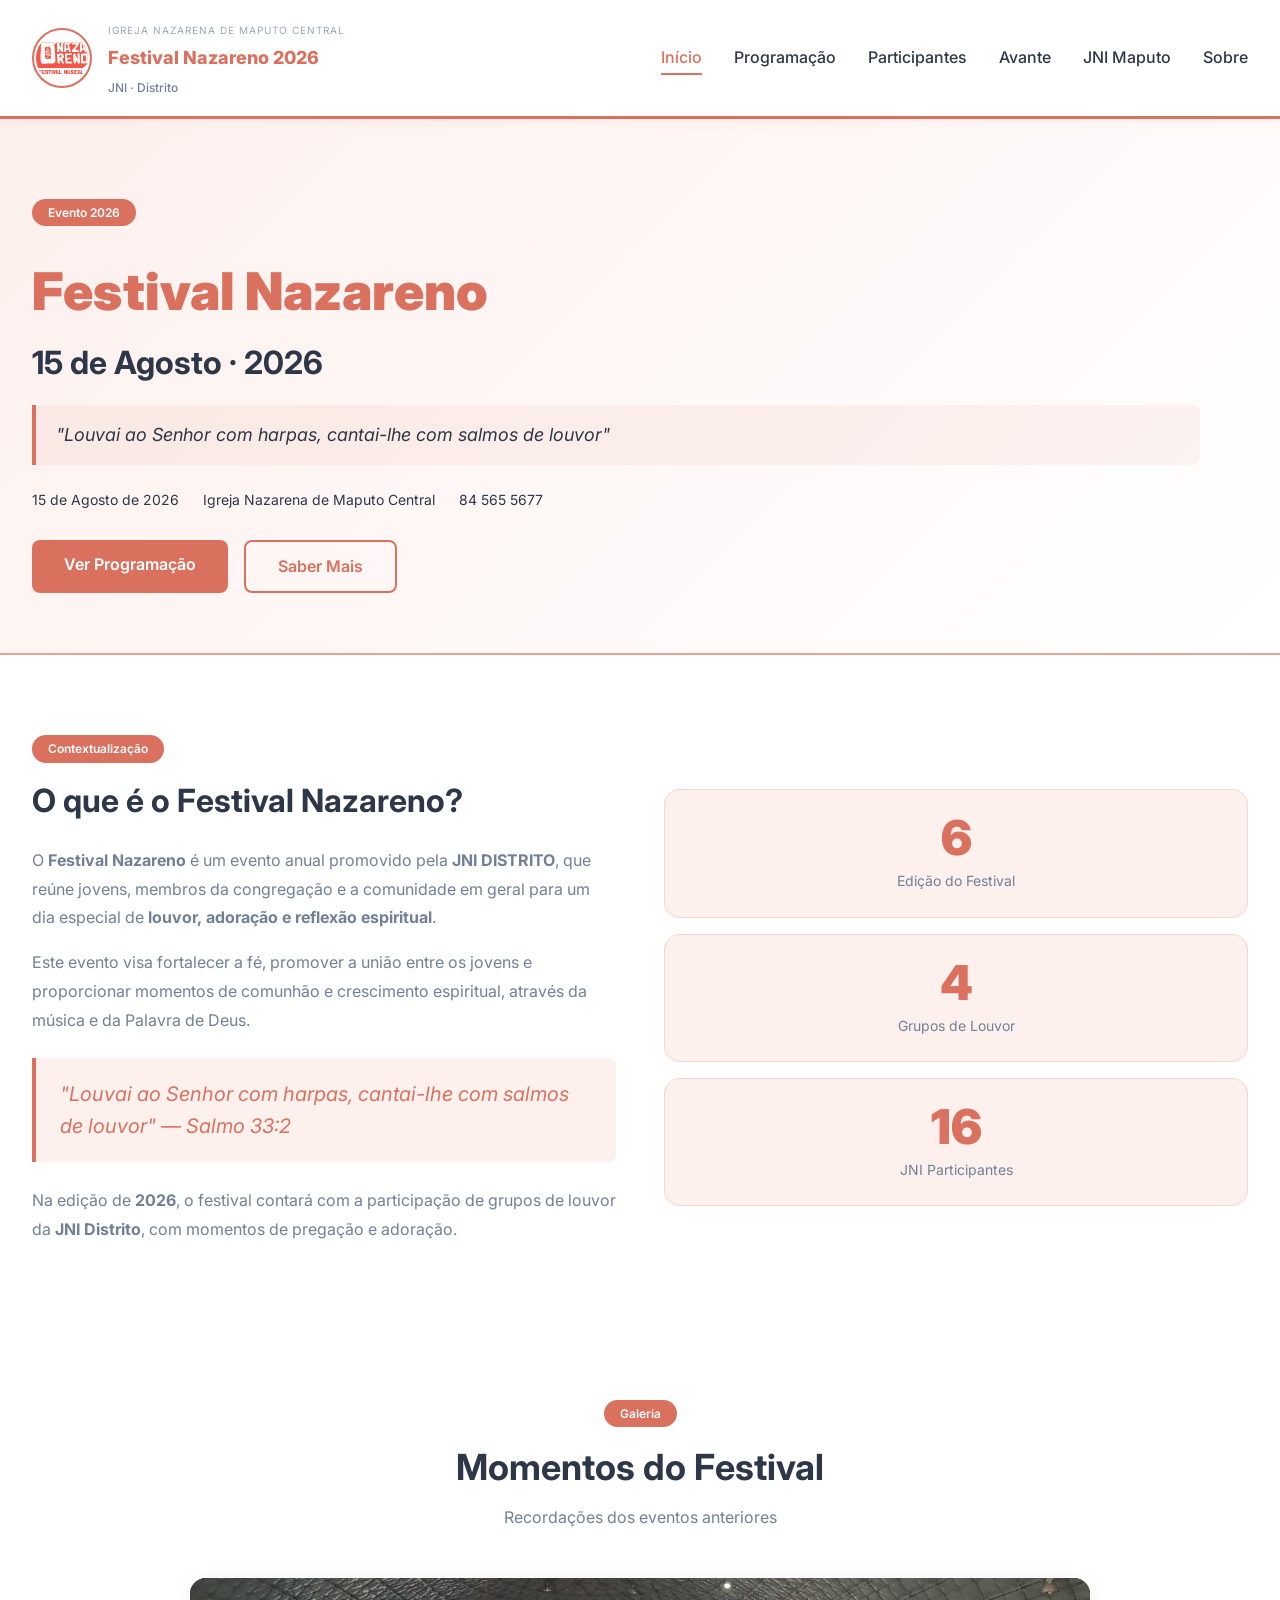
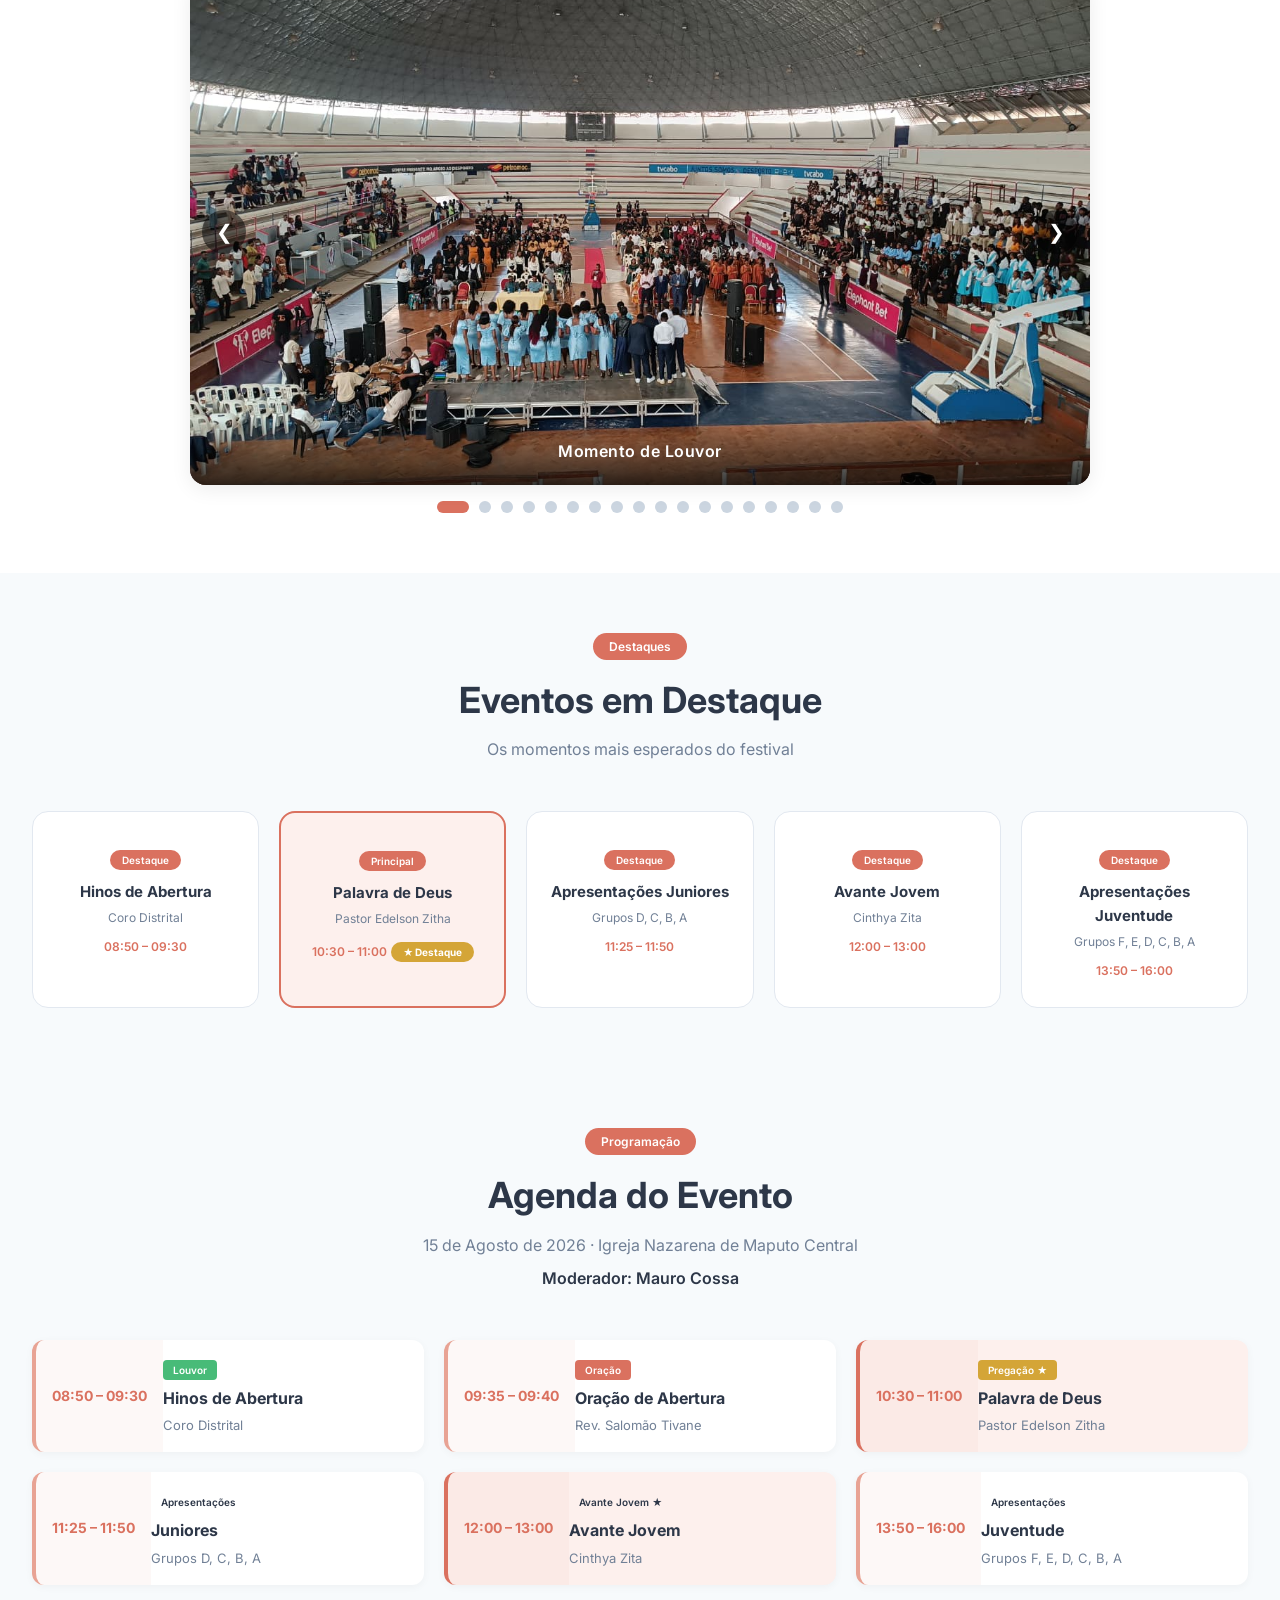
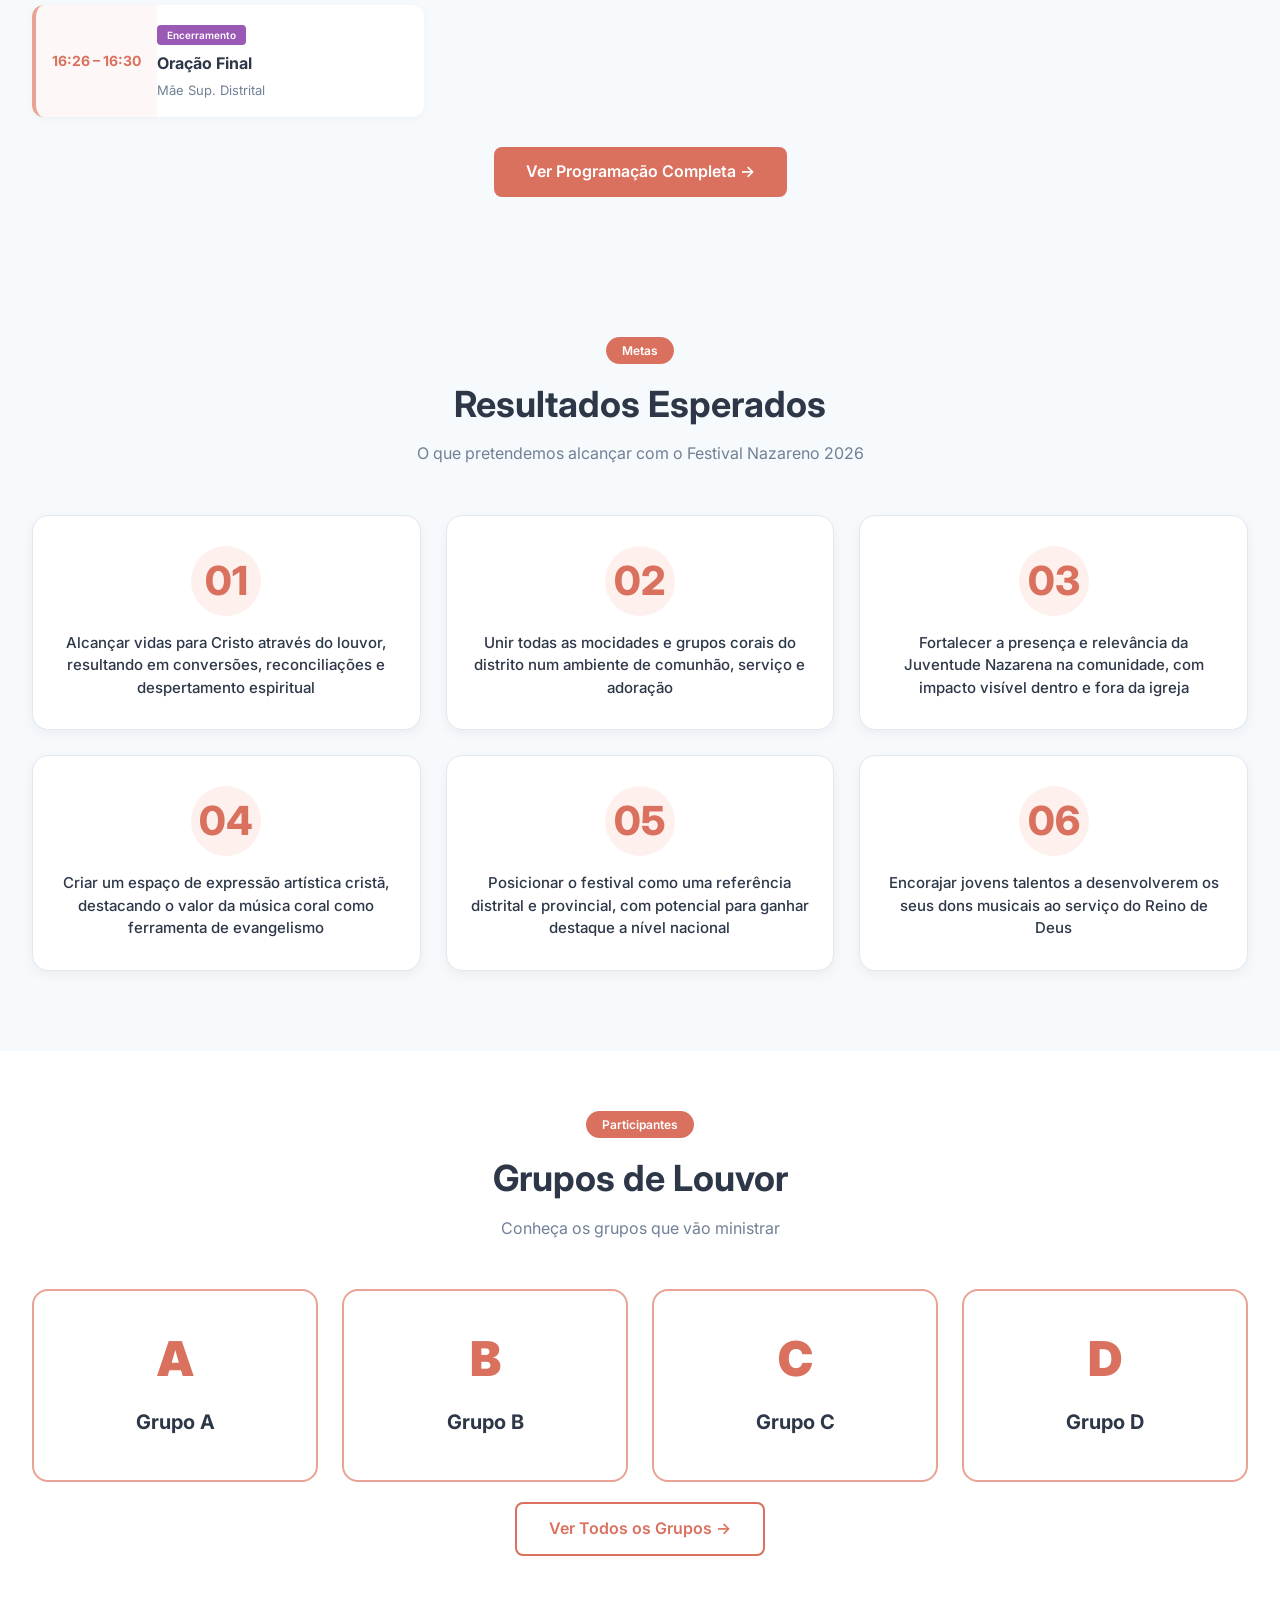
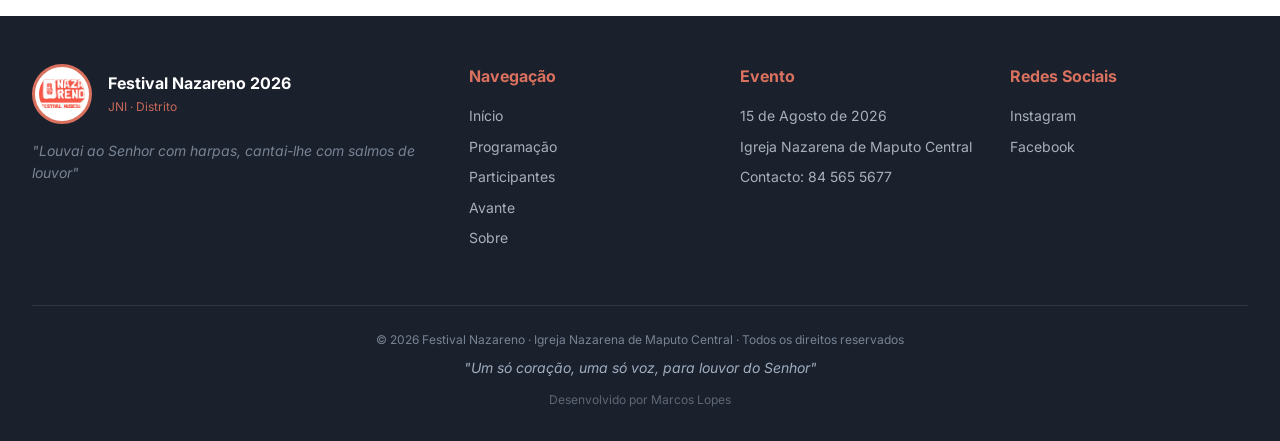
<file: index.html>
<!DOCTYPE html>
<html lang="pt-MZ">
<head>
    <meta charset="UTF-8">
    <meta name="viewport" content="width=device-width, initial-scale=1.0">
    <title>Festival Nazareno 2026</title>
    <link rel="stylesheet" href="style.css">
    <link href="https://fonts.googleapis.com/css2?family=Inter:wght@300;400;500;600;700;800;900&display=swap" rel="stylesheet">
    <style>
        /* ============================================
           CARROSSEL - AJUSTADO
           ============================================ */
        .carrossel-slide {
            min-width: 100%;
            position: relative;
            width: 100%;
            flex-shrink: 0;
        }

        @media (min-width: 769px) {
            .carrossel-slide {
                aspect-ratio: 16/9;
            }
        }

        @media (max-width: 768px) and (min-width: 481px) {
            .carrossel-slide {
                aspect-ratio: 4/3;
            }
        }

        @media (max-width: 480px) {
            .carrossel-slide {
                aspect-ratio: 1/1;
            }
        }

        .carrossel-img {
            width: 100%;
            height: 100%;
            object-fit: cover;
            display: block;
        }

        .carrossel-legenda {
            position: absolute;
            bottom: 0;
            left: 0;
            right: 0;
            padding: 20px;
            background: linear-gradient(transparent, rgba(0,0,0,0.75));
            color: var(--white);
            font-size: 16px;
            font-weight: 600;
            text-align: center;
            letter-spacing: 0.5px;
            z-index: 5;
        }

        .carrossel-container {
            position: relative;
            max-width: 900px;
            margin: 0 auto;
            border-radius: 16px;
            overflow: hidden;
            box-shadow: var(--shadow);
            background: #1a202c;
        }

        .carrossel-wrapper {
            overflow: hidden;
            position: relative;
            width: 100%;
        }

        .carrossel-track {
            display: flex;
            transition: transform 0.8s ease;
            width: 100%;
        }

        .carrossel-btn {
            position: absolute;
            top: 50%;
            transform: translateY(-50%);
            background: rgba(0,0,0,0.5);
            color: var(--white);
            border: none;
            width: 44px;
            height: 44px;
            border-radius: 50%;
            font-size: 20px;
            cursor: pointer;
            transition: all 0.3s;
            z-index: 10;
            display: flex;
            align-items: center;
            justify-content: center;
        }

        .carrossel-btn:hover {
            background: var(--primary);
            transform: translateY(-50%) scale(1.05);
        }

        .carrossel-btn.prev { left: 12px; }
        .carrossel-btn.next { right: 12px; }

        .carrossel-indicadores {
            display: flex;
            justify-content: center;
            gap: 10px;
            margin-top: 16px;
            flex-wrap: wrap;
        }

        .indicador {
            width: 12px;
            height: 12px;
            border-radius: 50%;
            background: #cbd5e0;
            cursor: pointer;
            transition: all 0.3s;
            border: none;
            padding: 0;
        }

        .indicador.active {
            background: var(--primary);
            width: 32px;
            border-radius: 6px;
        }

        @media (max-width: 768px) {
            .carrossel-btn {
                width: 32px;
                height: 32px;
                font-size: 14px;
            }
            .carrossel-legenda {
                font-size: 13px;
                padding: 12px;
            }
        }

        @media (max-width: 480px) {
            .carrossel-btn {
                width: 28px;
                height: 28px;
                font-size: 12px;
            }
            .carrossel-btn.prev { left: 6px; }
            .carrossel-btn.next { right: 6px; }
            .carrossel-legenda {
                font-size: 11px;
                padding: 10px;
            }
        }
    </style>
</head>
<body>
    <header class="header">
        <div class="container">
            <div class="logo-area">
                <div class="emblema">
                    <img src="assets/images/logo.png" alt="Logo Festival Nazareno" class="logo-img" onerror="this.src='https://via.placeholder.com/80x80?text=JNI'">
                </div>
                <div class="titulo-logo">
                    <span class="pequeno">Igreja Nazarena de Maputo Central</span>
                    <h1>Festival Nazareno 2026</h1>
                    <span class="subtitulo">JNI · Distrito</span>
                </div>
            </div>
            <nav class="nav">
                <button class="mobile-menu-btn" id="mobileMenuBtn">☰</button>
                <ul class="nav-list" id="navList">
                    <li><a href="index.html" class="active">Início</a></li>
                    <li><a href="programacao.html">Programação</a></li>
                    <li><a href="participantes.html">Participantes</a></li>
                    <li><a href="avante.html">Avante</a></li>
                    <li><a href="jni.html">JNI Maputo</a></li>
                    <li><a href="sobre.html">Sobre</a></li>
                </ul>
            </nav>
        </div>
    </header>

    <main>
        <!-- Hero -->
        <section class="hero">
            <div class="container">
                <div class="hero-content">
                    <div class="hero-texto fade-up">
                        <span class="hero-tag">Evento 2026</span>
                        <h2>Festival Nazareno</h2>
                        <h3>15 de Agosto · 2026</h3>
                        <p class="lema">"Louvai ao Senhor com harpas, cantai-lhe com salmos de louvor"</p>
                        <div class="hero-info">
                            <div class="info-item">15 de Agosto de 2026</div>
                            <div class="info-item">Igreja Nazarena de Maputo Central</div>
                            <div class="info-item">84 565 5677</div>
                        </div>
                        <div class="hero-botoes">
                            <a href="programacao.html" class="btn btn-primary">Ver Programação</a>
                            <a href="sobre.html" class="btn btn-secondary">Saber Mais</a>
                        </div>
                    </div>
                </div>
            </div>
        </section>

        <!-- Contextualização -->
        <section class="contexto">
            <div class="container">
                <div class="contexto-grid">
                    <div class="contexto-texto fade-left">
                        <span class="section-tag">Contextualização</span>
                        <h2>O que é o Festival Nazareno?</h2>
                        <p>O <strong>Festival Nazareno</strong> é um evento anual promovido pela <strong>JNI DISTRITO</strong>, que reúne jovens, membros da congregação e a comunidade em geral para um dia especial de <strong>louvor, adoração e reflexão espiritual</strong>.</p>
                        <p>Este evento visa fortalecer a fé, promover a união entre os jovens e proporcionar momentos de comunhão e crescimento espiritual, através da música e da Palavra de Deus.</p>
                        <blockquote>"Louvai ao Senhor com harpas, cantai-lhe com salmos de louvor" — Salmo 33:2</blockquote>
                        <p>Na edição de <strong>2026</strong>, o festival contará com a participação de grupos de louvor da <strong>JNI Distrito</strong>, com momentos de pregação e adoração.</p>
                    </div>
                    <div class="contexto-imagem fade-right">
                        <div class="card-destaque-contexto">
                            <span class="numero-destaque">6</span>
                            <p>Edição do Festival</p>
                        </div>
                        <div class="card-destaque-contexto" style="margin-top: 16px;">
                            <span class="numero-destaque">4</span>
                            <p>Grupos de Louvor</p>
                        </div>
                        <div class="card-destaque-contexto" style="margin-top: 16px;">
                            <span class="numero-destaque">16</span>
                            <p>JNI Participantes</p>
                        </div>
                    </div>
                </div>
            </div>
        </section>

        <!-- Carrossel - 18 imagens -->
        <section class="carrossel-section">
            <div class="container">
                <div class="section-header fade-up">
                    <span class="section-tag">Galeria</span>
                    <h2>Momentos do Festival</h2>
                    <p>Recordações dos eventos anteriores</p>
                </div>
                <div class="carrossel-container">
                    <button class="carrossel-btn prev" id="prevBtn">❮</button>
                    <div class="carrossel-wrapper">
                        <div class="carrossel-track" id="carrosselTrack">
                            <!-- 18 imagens de 1.jpeg a 18.jpeg -->
                            <div class="carrossel-slide">
                                <img src="assets/images/1.jpeg" alt="Festival 1" class="carrossel-img" onerror="this.src='https://via.placeholder.com/800x450?text=Foto+1'">
                                <div class="carrossel-legenda">Momento de Louvor</div>
                            </div>
                            <div class="carrossel-slide">
                                <img src="assets/images/2.jpeg" alt="Festival 2" class="carrossel-img" onerror="this.src='https://via.placeholder.com/800x450?text=Foto+2'">
                                <div class="carrossel-legenda">Congregação Reunida</div>
                            </div>
                            <div class="carrossel-slide">
                                <img src="assets/images/3.jpeg" alt="Festival 3" class="carrossel-img" onerror="this.src='https://via.placeholder.com/800x450?text=Foto+3'">
                                <div class="carrossel-legenda">Louvores e Adoração</div>
                            </div>
                            <div class="carrossel-slide">
                                <img src="assets/images/4.jpeg" alt="Festival 4" class="carrossel-img" onerror="this.src='https://via.placeholder.com/800x450?text=Foto+4'">
                                <div class="carrossel-legenda">Mensagem e Reflexão</div>
                            </div>
                            <div class="carrossel-slide">
                                <img src="assets/images/5.jpeg" alt="Festival 5" class="carrossel-img" onerror="this.src='https://via.placeholder.com/800x450?text=Foto+5'">
                                <div class="carrossel-legenda">Culto de Encerramento</div>
                            </div>
                            <div class="carrossel-slide">
                                <img src="assets/images/6.jpeg" alt="Festival 6" class="carrossel-img" onerror="this.src='https://via.placeholder.com/800x450?text=Foto+6'">
                                <div class="carrossel-legenda">Momento de Oração</div>
                            </div>
                            <div class="carrossel-slide">
                                <img src="assets/images/7.jpeg" alt="Festival 7" class="carrossel-img" onerror="this.src='https://via.placeholder.com/800x450?text=Foto+7'">
                                <div class="carrossel-legenda">Jovens em Adoração</div>
                            </div>
                            <div class="carrossel-slide">
                                <img src="assets/images/8.jpeg" alt="Festival 8" class="carrossel-img" onerror="this.src='https://via.placeholder.com/800x450?text=Foto+8'">
                                <div class="carrossel-legenda">Palavra de Deus</div>
                            </div>
                            <div class="carrossel-slide">
                                <img src="assets/images/9.jpeg" alt="Festival 9" class="carrossel-img" onerror="this.src='https://via.placeholder.com/800x450?text=Foto+9'">
                                <div class="carrossel-legenda">Momento de Reflexão</div>
                            </div>
                            <div class="carrossel-slide">
                                <img src="assets/images/10.jpeg" alt="Festival 10" class="carrossel-img" onerror="this.src='https://via.placeholder.com/800x450?text=Foto+10'">
                                <div class="carrossel-legenda">Louvores</div>
                            </div>
                            <div class="carrossel-slide">
                                <img src="assets/images/11.jpeg" alt="Festival 11" class="carrossel-img" onerror="this.src='https://via.placeholder.com/800x450?text=Foto+11'">
                                <div class="carrossel-legenda">Congregação</div>
                            </div>
                            <div class="carrossel-slide">
                                <img src="assets/images/12.jpeg" alt="Festival 12" class="carrossel-img" onerror="this.src='https://via.placeholder.com/800x450?text=Foto+12'">
                                <div class="carrossel-legenda">Adoração</div>
                            </div>
                            <div class="carrossel-slide">
                                <img src="assets/images/13.jpeg" alt="Festival 13" class="carrossel-img" onerror="this.src='https://via.placeholder.com/800x450?text=Foto+13'">
                                <div class="carrossel-legenda">Momento Especial</div>
                            </div>
                            <div class="carrossel-slide">
                                <img src="assets/images/14.jpeg" alt="Festival 14" class="carrossel-img" onerror="this.src='https://via.placeholder.com/800x450?text=Foto+14'">
                                <div class="carrossel-legenda">Culto</div>
                            </div>
                            <div class="carrossel-slide">
                                <img src="assets/images/15.jpeg" alt="Festival 15" class="carrossel-img" onerror="this.src='https://via.placeholder.com/800x450?text=Foto+15'">
                                <div class="carrossel-legenda">Oração</div>
                            </div>
                            <div class="carrossel-slide">
                                <img src="assets/images/16.jpeg" alt="Festival 16" class="carrossel-img" onerror="this.src='https://via.placeholder.com/800x450?text=Foto+16'">
                                <div class="carrossel-legenda">Unidade</div>
                            </div>
                            <div class="carrossel-slide">
                                <img src="assets/images/17.jpeg" alt="Festival 17" class="carrossel-img" onerror="this.src='https://via.placeholder.com/800x450?text=Foto+17'">
                                <div class="carrossel-legenda">Celebração</div>
                            </div>
                            <div class="carrossel-slide">
                                <img src="assets/images/18.jpeg" alt="Festival 18" class="carrossel-img" onerror="this.src='https://via.placeholder.com/800x450?text=Foto+18'">
                                <div class="carrossel-legenda">Encerramento</div>
                            </div>
                        </div>
                    </div>
                    <button class="carrossel-btn next" id="nextBtn">❯</button>
                </div>
                <div class="carrossel-indicadores" id="indicadores"></div>
            </div>
        </section>

        <!-- Eventos em Destaque - Grid Horizontal -->
        <section class="destaques-horizontal">
            <div class="container">
                <div class="section-header fade-up">
                    <span class="section-tag">Destaques</span>
                    <h2>Eventos em Destaque</h2>
                    <p>Os momentos mais esperados do festival</p>
                </div>
                <div class="destaques-grid">
                    <div class="destaque-card fade-up delay-1">
                        <span class="destaque-icone"></span>
                        <span class="destaque-tag">Destaque</span>
                        <h4>Hinos de Abertura</h4>
                        <p>Coro Distrital</p>
                        <time>08:50 – 09:30</time>
                    </div>
                    <div class="destaque-card destaque-especial fade-up delay-2">
                        <span class="destaque-icone"></span>
                        <span class="destaque-tag">Principal</span>
                        <h4>Palavra de Deus</h4>
                        <p>Pastor Edelson Zitha</p>
                        <time>10:30 – 11:00</time>
                        <span class="destaque-destaque">★ Destaque</span>
                    </div>
                    <div class="destaque-card fade-up delay-3">
                        <span class="destaque-icone"></span>
                        <span class="destaque-tag">Destaque</span>
                        <h4>Apresentações Juniores</h4>
                        <p>Grupos D, C, B, A</p>
                        <time>11:25 – 11:50</time>
                    </div>
                    <div class="destaque-card fade-up delay-4">
                        <span class="destaque-icone"></span>
                        <span class="destaque-tag">Destaque</span>
                        <h4>Avante Jovem</h4>
                        <p>Cinthya Zita</p>
                        <time>12:00 – 13:00</time>
                    </div>
                    <div class="destaque-card fade-up delay-5">
                        <span class="destaque-icone"></span>
                        <span class="destaque-tag">Destaque</span>
                        <h4>Apresentações Juventude</h4>
                        <p>Grupos F, E, D, C, B, A</p>
                        <time>13:50 – 16:00</time>
                    </div>
                </div>
            </div>
        </section>

        <!-- Programação Resumo -->
        <section class="programa-resumo">
            <div class="container">
                <div class="section-header fade-up">
                    <span class="section-tag">Programação</span>
                    <h2>Agenda do Evento</h2>
                    <p>15 de Agosto de 2026 · Igreja Nazarena de Maputo Central</p>
                    <p style="color: var(--secondary); font-weight: 600;">Moderador: Mauro Cossa</p>
                </div>
                <div class="programa-grid">
                    <div class="programa-card fade-up">
                        <div class="programa-hora">08:50 – 09:30</div>
                        <div class="programa-info">
                            <span class="programa-tipo louvor">Louvor</span>
                            <h4>Hinos de Abertura</h4>
                            <p>Coro Distrital</p>
                        </div>
                    </div>
                    <div class="programa-card fade-up delay-1">
                        <div class="programa-hora">09:35 – 09:40</div>
                        <div class="programa-info">
                            <span class="programa-tipo abertura">Oração</span>
                            <h4>Oração de Abertura</h4>
                            <p>Rev. Salomão Tivane</p>
                        </div>
                    </div>
                    <div class="programa-card destaque fade-up delay-2">
                        <div class="programa-hora">10:30 – 11:00</div>
                        <div class="programa-info">
                            <span class="programa-tipo pregaçao">Pregação ★</span>
                            <h4>Palavra de Deus</h4>
                            <p>Pastor Edelson Zitha</p>
                        </div>
                    </div>
                    <div class="programa-card fade-up delay-3">
                        <div class="programa-hora">11:25 – 11:50</div>
                        <div class="programa-info">
                            <span class="programa-tipo musical">Apresentações</span>
                            <h4>Juniores</h4>
                            <p>Grupos D, C, B, A</p>
                        </div>
                    </div>
                    <div class="programa-card destaque fade-up delay-4">
                        <div class="programa-hora">12:00 – 13:00</div>
                        <div class="programa-info">
                            <span class="programa-tipo avante">Avante Jovem ★</span>
                            <h4>Avante Jovem</h4>
                            <p>Cinthya Zita</p>
                        </div>
                    </div>
                    <div class="programa-card fade-up delay-5">
                        <div class="programa-hora">13:50 – 16:00</div>
                        <div class="programa-info">
                            <span class="programa-tipo musical">Apresentações</span>
                            <h4>Juventude</h4>
                            <p>Grupos F, E, D, C, B, A</p>
                        </div>
                    </div>
                    <div class="programa-card fade-up delay-6">
                        <div class="programa-hora">16:26 – 16:30</div>
                        <div class="programa-info">
                            <span class="programa-tipo encerramento">Encerramento</span>
                            <h4>Oração Final</h4>
                            <p>Mãe Sup. Distrital</p>
                        </div>
                    </div>
                </div>
                <div style="text-align: center; margin-top: 30px;">
                    <a href="programacao.html" class="btn btn-primary">Ver Programação Completa →</a>
                </div>
            </div>
        </section>

        <!-- Resultados Esperados -->
        <section class="resultados">
            <div class="container">
                <div class="section-header fade-up">
                    <span class="section-tag">Metas</span>
                    <h2>Resultados Esperados</h2>
                    <p>O que pretendemos alcançar com o Festival Nazareno 2026</p>
                </div>
                <div class="resultados-grid">
                    <div class="resultado-card fade-up">
                        <div class="resultado-numero">01</div>
                        <h3>Alcançar vidas para Cristo através do louvor, resultando em conversões, reconciliações e despertamento espiritual</h3>
                    </div>
                    <div class="resultado-card fade-up delay-1">
                        <div class="resultado-numero">02</div>
                        <h3>Unir todas as mocidades e grupos corais do distrito num ambiente de comunhão, serviço e adoração</h3>
                    </div>
                    <div class="resultado-card fade-up delay-2">
                        <div class="resultado-numero">03</div>
                        <h3>Fortalecer a presença e relevância da Juventude Nazarena na comunidade, com impacto visível dentro e fora da igreja</h3>
                    </div>
                    <div class="resultado-card fade-up delay-3">
                        <div class="resultado-numero">04</div>
                        <h3>Criar um espaço de expressão artística cristã, destacando o valor da música coral como ferramenta de evangelismo</h3>
                    </div>
                    <div class="resultado-card fade-up delay-4">
                        <div class="resultado-numero">05</div>
                        <h3>Posicionar o festival como uma referência distrital e provincial, com potencial para ganhar destaque a nível nacional</h3>
                    </div>
                    <div class="resultado-card fade-up delay-5">
                        <div class="resultado-numero">06</div>
                        <h3>Encorajar jovens talentos a desenvolverem os seus dons musicais ao serviço do Reino de Deus</h3>
                    </div>
                </div>
            </div>
        </section>

        <!-- Participantes -->
        <section class="participantes-section">
            <div class="container">
                <div class="section-header fade-up">
                    <span class="section-tag">Participantes</span>
                    <h2>Grupos de Louvor</h2>
                    <p>Conheça os grupos que vão ministrar</p>
                </div>
                <div class="grupos-grid">
                    <div class="grupo-card fade-up">
                        <span class="grupo-letra">A</span>
                        <h3>Grupo A</h3>
                       <!-- <p>JNI Central</p>-->   
                        <div class="integrantes">
                           <!--<span class="integrante">4 JNI</span>--> 
                        </div>
                    </div>
                    <div class="grupo-card fade-up delay-1">
                        <span class="grupo-letra">B</span>
                        <h3>Grupo B</h3>
                          <!--<p>JNI Distrito</p>-->    
                        <div class="integrantes">
                          <!--<span class="integrante">4 JNI</span>-->  
                        </div>
                    </div>
                    <div class="grupo-card fade-up delay-2">
                        <span class="grupo-letra">C</span>
                        <h3>Grupo C</h3>
                        <!--<p>JNI Central</p>-->   
                        <div class="integrantes">
                           <!--<span class="integrante">4 JNI</span>-->   
                        </div>
                    </div>
                    <div class="grupo-card fade-up delay-3">
                        <span class="grupo-letra">D</span>
                        <h3>Grupo D</h3>
                       <!--<p>JNI Distrito</p>--> 
                        <div class="integrantes">
                          <!--<span class="integrante">4 JNI</span>-->    
                        </div>
                    </div>
                </div>
                <div style="text-align: center; margin-top: 20px;">
                    <a href="participantes.html" class="btn btn-secondary">Ver Todos os Grupos →</a>
                </div>
            </div>
        </section>
    </main>

    <footer class="footer">
        <div class="container">
            <div class="footer-content">
                <div class="footer-info">
                    <div class="footer-logo">
                        <img src="assets/images/logo.png" alt="Logo" class="logo-footer" onerror="this.src='https://via.placeholder.com/50x50?text=JNI'">
                        <div>
                            <h3>Festival Nazareno 2026</h3>
                            <p>JNI · Distrito</p>
                        </div>
                    </div>
                    <p class="footer-desc">"Louvai ao Senhor com harpas, cantai-lhe com salmos de louvor"</p>
                </div>
                <div class="footer-links">
                    <div>
                        <h4>Navegação</h4>
                        <ul>
                            <li><a href="index.html">Início</a></li>
                            <li><a href="programacao.html">Programação</a></li>
                            <li><a href="participantes.html">Participantes</a></li>
                            <li><a href="avante.html">Avante</a></li>
                            <li><a href="sobre.html">Sobre</a></li>
                        </ul>
                    </div>
                    <div>
                        <h4>Evento</h4>
                        <ul>
                            <li>15 de Agosto de 2026</li>
                            <li>Igreja Nazarena de Maputo Central</li>
                            <li>Contacto: 84 565 5677</li>
                        </ul>
                    </div>
                    <div>
                        <h4>Redes Sociais</h4>
                        <ul>
                            <li><a href="https://www.instagram.com/jni_distrito_de_maputo?igsh=MW4zZWUwYmVlNW1xcA==" target="_blank" rel="noopener noreferrer">Instagram</a></li>
                            <li><a href="https://www.facebook.com/share/19KG9htsmF/" target="_blank" rel="noopener noreferrer">Facebook</a></li>
                        </ul>
                    </div>
                </div>
            </div>
            <div class="footer-bottom">
                <p>© 2026 Festival Nazareno · Igreja Nazarena de Maputo Central · Todos os direitos reservados</p>
                <p class="lema-footer">"Um só coração, uma só voz, para louvor do Senhor"</p>
                <p style="margin-top: 10px; font-size: 12px; opacity: 0.5; color: #a0aec0;">
                    Desenvolvido por Marcos Lopes
                </p>
            </div>
        </div>
    </footer>

    <script>
        // ============================================
        // CARROSSEL - 18 IMAGENS | 5 SEGUNDOS
        // ============================================
        var track = document.getElementById('carrosselTrack');
        var slides = document.querySelectorAll('.carrossel-slide');
        var prevBtn = document.getElementById('prevBtn');
        var nextBtn = document.getElementById('nextBtn');
        var indicadoresContainer = document.getElementById('indicadores');

        if (track && slides.length > 0) {
            var currentSlide = 0;
            var totalSlides = slides.length;
            var autoplayInterval = null;

            // Criar indicadores
            if (indicadoresContainer) {
                for (var i = 0; i < totalSlides; i++) {
                    var indicador = document.createElement('button');
                    indicador.className = 'indicador';
                    if (i === 0) indicador.classList.add('active');
                    indicador.setAttribute('data-index', i);
                    
                    (function(index) {
                        indicador.addEventListener('click', function() {
                            goToSlide(index);
                            resetAutoplay();
                        });
                    })(i);
                    
                    indicadoresContainer.appendChild(indicador);
                }
            }

            function goToSlide(index) {
                currentSlide = index;
                if (currentSlide >= totalSlides) currentSlide = 0;
                if (currentSlide < 0) currentSlide = totalSlides - 1;
                
                track.style.transform = 'translateX(-' + (currentSlide * 100) + '%)';
                
                var indicadores = document.querySelectorAll('.indicador');
                for (var i = 0; i < indicadores.length; i++) {
                    if (i === currentSlide) {
                        indicadores[i].classList.add('active');
                    } else {
                        indicadores[i].classList.remove('active');
                    }
                }
            }

            function nextSlide() {
                goToSlide(currentSlide + 1);
            }

            function prevSlide() {
                goToSlide(currentSlide - 1);
            }

            if (nextBtn) {
                nextBtn.addEventListener('click', function() {
                    nextSlide();
                    resetAutoplay();
                });
            }

            if (prevBtn) {
                prevBtn.addEventListener('click', function() {
                    prevSlide();
                    resetAutoplay();
                });
            }

            function startAutoplay() {
                if (autoplayInterval) clearInterval(autoplayInterval);
                // 5 SEGUNDOS = 5000ms
                autoplayInterval = setInterval(nextSlide, 5000);
            }

            function resetAutoplay() {
                if (autoplayInterval) {
                    clearInterval(autoplayInterval);
                    startAutoplay();
                }
            }

            if (totalSlides > 1) {
                startAutoplay();
            }

            var carrosselContainer = document.querySelector('.carrossel-container');
            if (carrosselContainer) {
                carrosselContainer.addEventListener('mouseenter', function() {
                    if (autoplayInterval) clearInterval(autoplayInterval);
                });
                carrosselContainer.addEventListener('mouseleave', function() {
                    startAutoplay();
                });
            }
        }

        // ============================================
        // MENU MOBILE
        // ============================================
        var mobileMenuBtn = document.getElementById('mobileMenuBtn');
        var navList = document.getElementById('navList');

        if (mobileMenuBtn) {
            mobileMenuBtn.addEventListener('click', function() {
                navList.classList.toggle('active');
            });
        }

        document.querySelectorAll('.nav-list a').forEach(function(link) {
            link.addEventListener('click', function() {
                navList.classList.remove('active');
            });
        });

        // ============================================
        // ANIMAÇÕES DE SCROLL
        // ============================================
        var observerOptions = {
            threshold: 0.15,
            rootMargin: '0px 0px -50px 0px'
        };

        var observer = new IntersectionObserver(function(entries) {
            entries.forEach(function(entry) {
                if (entry.isIntersecting) {
                    entry.target.classList.add('visible');
                }
            });
        }, observerOptions);

        document.querySelectorAll('.fade-up, .fade-left, .fade-right').forEach(function(el) {
            observer.observe(el);
        });
    </script>
</body>
</html>
</file>
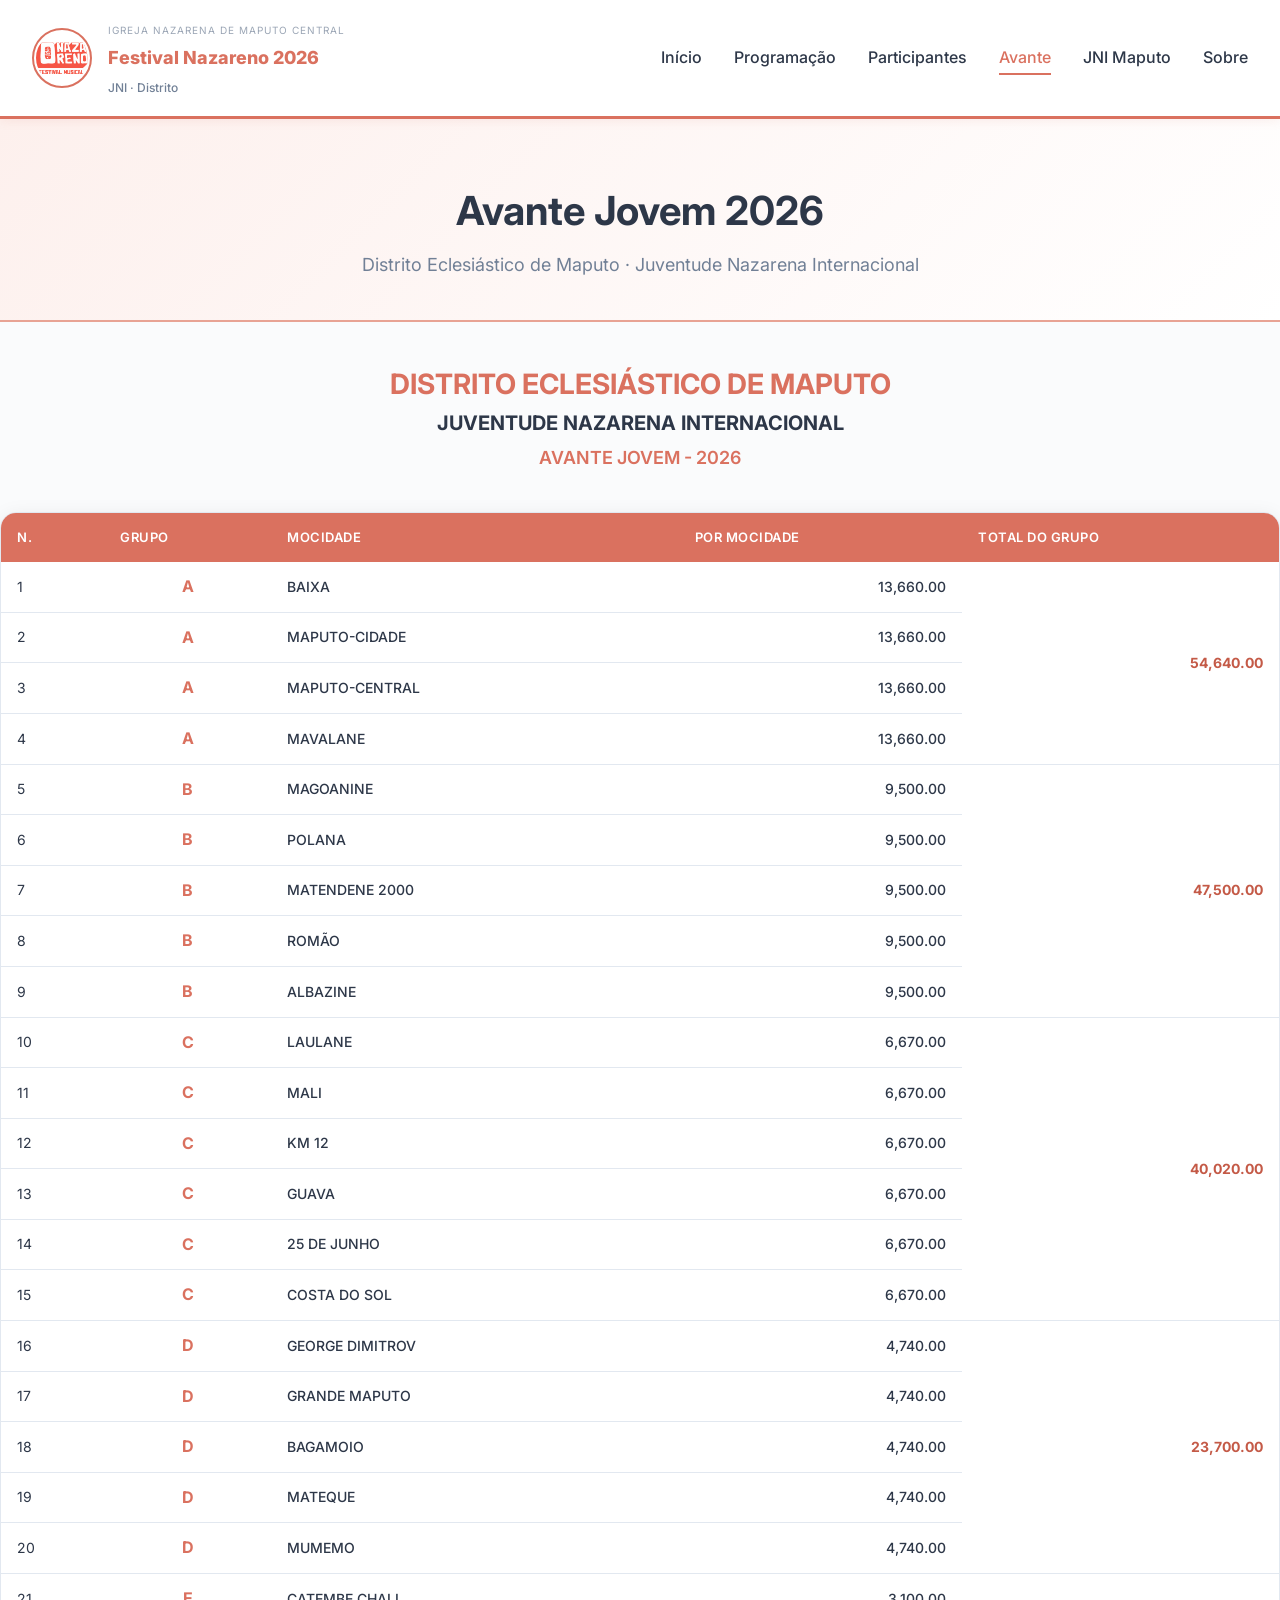
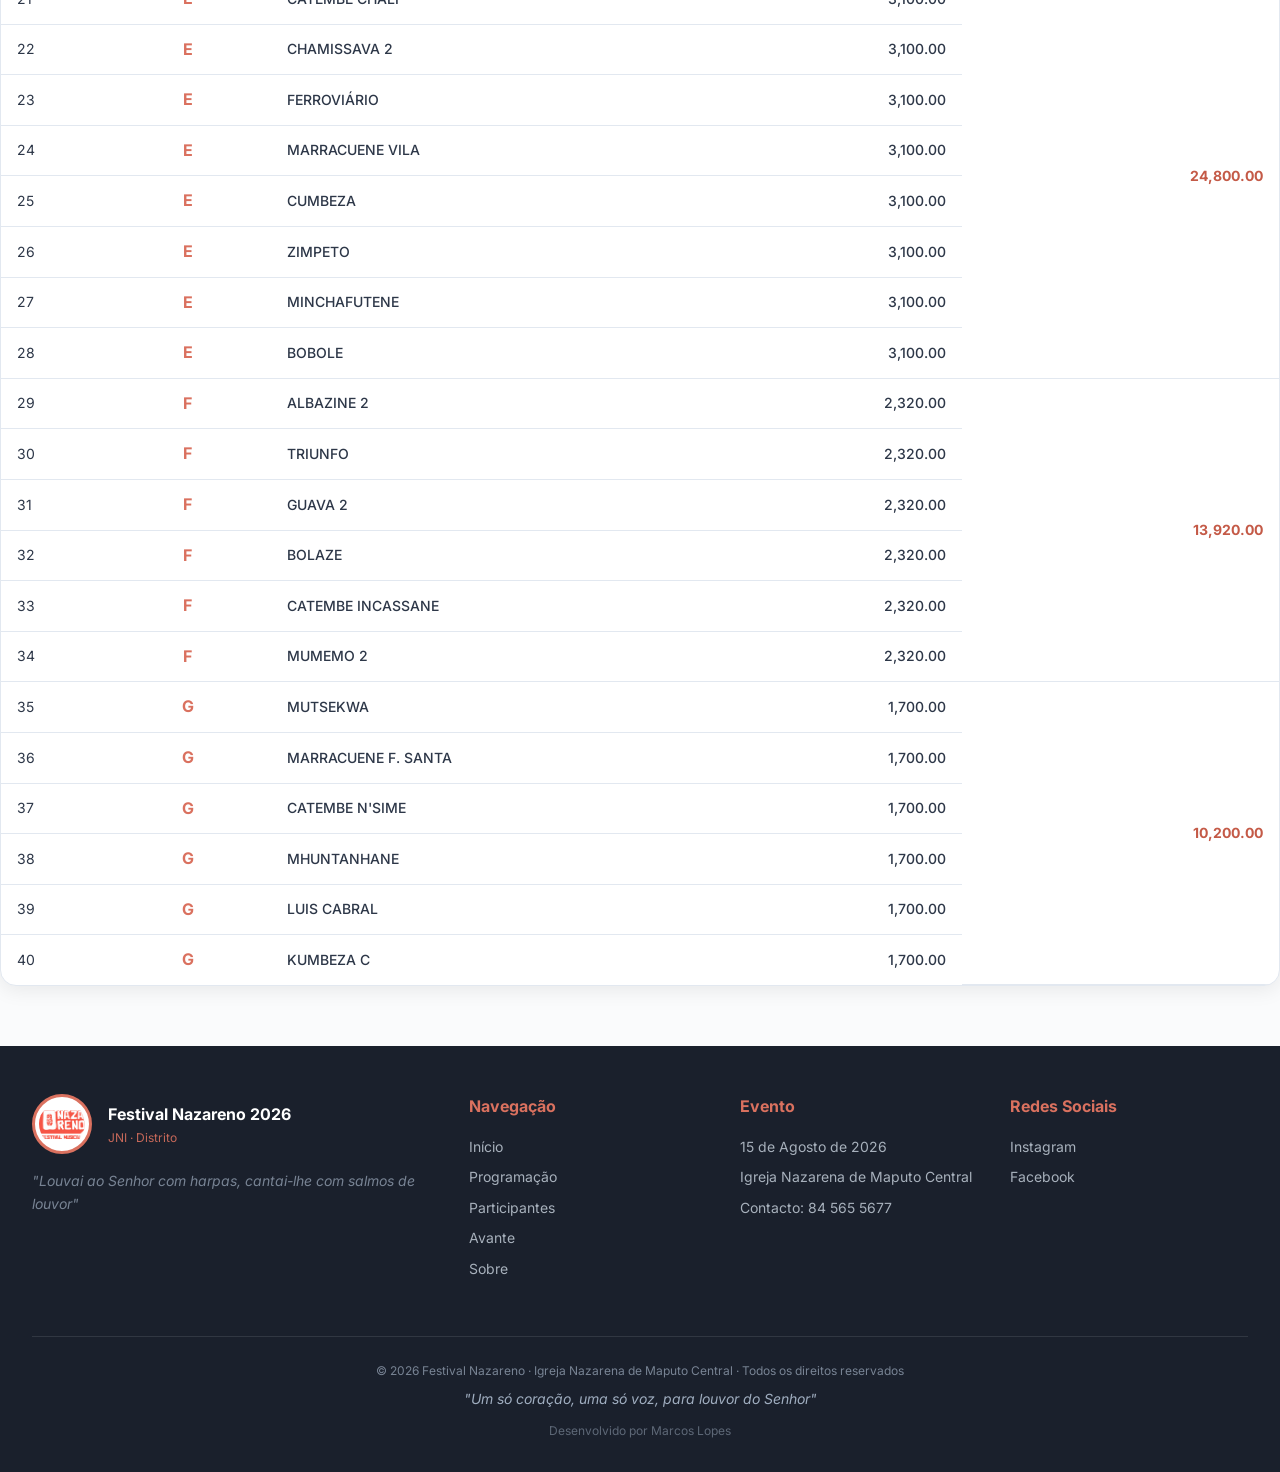
<file: avante.html>
<!DOCTYPE html>
<html lang="pt-MZ">
<head>
    <meta charset="UTF-8">
    <meta name="viewport" content="width=device-width, initial-scale=1.0">
    <title>Avante Jovem 2026 - Festival Nazareno</title>
    <link rel="stylesheet" href="style.css">
    <link href="https://fonts.googleapis.com/css2?family=Inter:wght@300;400;500;600;700;800;900&display=swap" rel="stylesheet">
    <style>
        .avante-page {
            padding: 40px 0 60px;
        }

        .page-header {
            background: linear-gradient(135deg, var(--primary-bg) 0%, #ffffff 100%);
            padding: 60px 0 40px;
            text-align: center;
            border-bottom: 2px solid var(--primary-light);
        }

        .page-header h1 {
            font-size: 40px;
            color: var(--text-dark);
        }

        .page-header p {
            color: var(--text-light);
            margin-top: 8px;
            font-size: 18px;
        }

        .avante-header {
            text-align: center;
            margin-bottom: 40px;
        }

        .avante-header h2 {
            font-size: 28px;
            color: var(--primary);
        }

        .avante-header h3 {
            font-size: 20px;
            color: var(--text-dark);
        }

        .avante-header .total-geral {
            display: inline-block;
            background: var(--primary);
            color: white;
            padding: 12px 30px;
            border-radius: 12px;
            font-size: 20px;
            font-weight: 700;
            margin-top: 15px;
        }

        .tabela-avante {
            width: 100%;
            overflow-x: auto;
            background: white;
            border-radius: 16px;
            box-shadow: var(--shadow);
            border: 1px solid #e2e8f0;
        }

        .tabela-avante table {
            width: 100%;
            border-collapse: collapse;
            font-size: 14px;
        }

        .tabela-avante thead {
            background: var(--primary);
            color: white;
        }

        .tabela-avante th {
            padding: 14px 16px;
            text-align: left;
            font-weight: 600;
            font-size: 13px;
            text-transform: uppercase;
            letter-spacing: 0.5px;
        }

        .tabela-avante td {
            padding: 12px 16px;
            border-bottom: 1px solid #e2e8f0;
            color: var(--text-dark);
        }

        .tabela-avante tbody tr:hover {
            background: var(--primary-bg);
        }

        .tabela-avante tbody tr:last-child td {
            border-bottom: none;
        }

        .tabela-avante .grupo-cell {
            font-weight: 700;
            color: var(--primary);
            text-align: center;
            font-size: 16px;
        }

        .tabela-avante .mocidade-cell {
            font-weight: 500;
        }

        .tabela-avante .valor-cell {
            text-align: right;
            font-weight: 500;
        }

        .tabela-avante .total-grupo {
            font-weight: 700;
            color: var(--primary-dark);
            text-align: right;
        }

        .tabela-avante .linha-total {
            background: var(--primary-bg);
            font-weight: 700;
        }

        .tabela-avante .linha-total td {
            padding: 16px;
            border-top: 2px solid var(--primary);
        }

        .tabela-avante .linha-total .total-label {
            font-size: 16px;
            color: var(--text-dark);
        }

        .tabela-avante .linha-total .total-valor {
            font-size: 18px;
            color: var(--primary);
            text-align: right;
        }

        .legenda-avante {
            margin-top: 20px;
            padding: 16px 20px;
            background: #f7fafc;
            border-radius: 12px;
            border: 1px solid #e2e8f0;
        }

        .legenda-avante p {
            margin: 4px 0;
            font-size: 13px;
            color: var(--text-light);
        }

        .legenda-avante strong {
            color: var(--text-dark);
        }

        @media (max-width: 768px) {
            .page-header h1 {
                font-size: 28px;
            }
            .tabela-avante {
                font-size: 12px;
            }
            .tabela-avante th,
            .tabela-avante td {
                padding: 8px 10px;
            }
            .avante-header .total-geral {
                font-size: 16px;
                padding: 10px 20px;
            }
        }
    </style>
</head>
<body>
    <header class="header">
        <div class="container">
            <div class="logo-area">
                <div class="emblema">
                    <img src="assets/images/logo.png" alt="Logo" class="logo-img" onerror="this.src='https://via.placeholder.com/80x80?text=JNI'">
                </div>
                <div class="titulo-logo">
                    <span class="pequeno">Igreja Nazarena de Maputo Central</span>
                    <h1>Festival Nazareno 2026</h1>
                    <span class="subtitulo">JNI · Distrito</span>
                </div>
            </div>
            <nav class="nav">
                <button class="mobile-menu-btn" id="mobileMenuBtn">☰</button>
                <ul class="nav-list" id="navList">
                    <li><a href="index.html">Início</a></li>
                    <li><a href="programacao.html">Programação</a></li>
                    <li><a href="participantes.html">Participantes</a></li>
                    <li><a href="avante.html" class="active">Avante</a></li>
                     <li><a href="jni.html" >JNI Maputo</a></li>
                    <li><a href="sobre.html">Sobre</a></li>
                </ul>
            </nav>
        </div>
    </header>

    <main>
        <section class="page-header">
            <div class="container">
                <h1>Avante Jovem 2026</h1>
                <p>Distrito Eclesiástico de Maputo · Juventude Nazarena Internacional</p>
            </div>
        </section>

        <section class="avante-page">
            <div class="container">
                <div class="avante-header">
                    <h2>DISTRITO ECLESIÁSTICO DE MAPUTO</h2>
                    <h3>JUVENTUDE NAZARENA INTERNACIONAL</h3>
                    <p style="font-size: 18px; color: var(--primary); font-weight: 600; margin-top: 5px;">AVANTE JOVEM - 2026</p>
                   <!-- <div class="total-geral">-->
                      <!--TOTAL GERAL: 214,780.00 MT-->  
                    </div>
                </div>

                <div class="tabela-avante">
                    <table>
                        <thead>
                            <tr>
                                <th>N.</th>
                                <th>Grupo</th>
                                <th>Mocidade</th>
                                <th>Por Mocidade</th>
                                <th>Total do Grupo</th>
                            </tr>
                        </thead>
                        <tbody>
                            <!-- Grupo A -->
                            <tr>
                                <td>1</td>
                                <td class="grupo-cell">A</td>
                                <td class="mocidade-cell">BAIXA</td>
                                <td class="valor-cell">13,660.00</td>
                                <td class="total-grupo" rowspan="4">54,640.00</td>
                            </tr>
                            <tr>
                                <td>2</td>
                                <td class="grupo-cell">A</td>
                                <td class="mocidade-cell">MAPUTO-CIDADE</td>
                                <td class="valor-cell">13,660.00</td>
                            </tr>
                            <tr>
                                <td>3</td>
                                <td class="grupo-cell">A</td>
                                <td class="mocidade-cell">MAPUTO-CENTRAL</td>
                                <td class="valor-cell">13,660.00</td>
                            </tr>
                            <tr>
                                <td>4</td>
                                <td class="grupo-cell">A</td>
                                <td class="mocidade-cell">MAVALANE</td>
                                <td class="valor-cell">13,660.00</td>
                            </tr>

                            <!-- Grupo B -->
                            <tr>
                                <td>5</td>
                                <td class="grupo-cell">B</td>
                                <td class="mocidade-cell">MAGOANINE</td>
                                <td class="valor-cell">9,500.00</td>
                                <td class="total-grupo" rowspan="5">47,500.00</td>
                            </tr>
                            <tr>
                                <td>6</td>
                                <td class="grupo-cell">B</td>
                                <td class="mocidade-cell">POLANA</td>
                                <td class="valor-cell">9,500.00</td>
                            </tr>
                            <tr>
                                <td>7</td>
                                <td class="grupo-cell">B</td>
                                <td class="mocidade-cell">MATENDENE 2000</td>
                                <td class="valor-cell">9,500.00</td>
                            </tr>
                            <tr>
                                <td>8</td>
                                <td class="grupo-cell">B</td>
                                <td class="mocidade-cell">ROMÃO</td>
                                <td class="valor-cell">9,500.00</td>
                            </tr>
                            <tr>
                                <td>9</td>
                                <td class="grupo-cell">B</td>
                                <td class="mocidade-cell">ALBAZINE</td>
                                <td class="valor-cell">9,500.00</td>
                            </tr>

                            <!-- Grupo C -->
                            <tr>
                                <td>10</td>
                                <td class="grupo-cell">C</td>
                                <td class="mocidade-cell">LAULANE</td>
                                <td class="valor-cell">6,670.00</td>
                                <td class="total-grupo" rowspan="6">40,020.00</td>
                            </tr>
                            <tr>
                                <td>11</td>
                                <td class="grupo-cell">C</td>
                                <td class="mocidade-cell">MALI</td>
                                <td class="valor-cell">6,670.00</td>
                            </tr>
                            <tr>
                                <td>12</td>
                                <td class="grupo-cell">C</td>
                                <td class="mocidade-cell">KM 12</td>
                                <td class="valor-cell">6,670.00</td>
                            </tr>
                            <tr>
                                <td>13</td>
                                <td class="grupo-cell">C</td>
                                <td class="mocidade-cell">GUAVA</td>
                                <td class="valor-cell">6,670.00</td>
                            </tr>
                            <tr>
                                <td>14</td>
                                <td class="grupo-cell">C</td>
                                <td class="mocidade-cell">25 DE JUNHO</td>
                                <td class="valor-cell">6,670.00</td>
                            </tr>
                            <tr>
                                <td>15</td>
                                <td class="grupo-cell">C</td>
                                <td class="mocidade-cell">COSTA DO SOL</td>
                                <td class="valor-cell">6,670.00</td>
                            </tr>

                            <!-- Grupo D -->
                            <tr>
                                <td>16</td>
                                <td class="grupo-cell">D</td>
                                <td class="mocidade-cell">GEORGE DIMITROV</td>
                                <td class="valor-cell">4,740.00</td>
                                <td class="total-grupo" rowspan="5">23,700.00</td>
                            </tr>
                            <tr>
                                <td>17</td>
                                <td class="grupo-cell">D</td>
                                <td class="mocidade-cell">GRANDE MAPUTO</td>
                                <td class="valor-cell">4,740.00</td>
                            </tr>
                            <tr>
                                <td>18</td>
                                <td class="grupo-cell">D</td>
                                <td class="mocidade-cell">BAGAMOIO</td>
                                <td class="valor-cell">4,740.00</td>
                            </tr>
                            <tr>
                                <td>19</td>
                                <td class="grupo-cell">D</td>
                                <td class="mocidade-cell">MATEQUE</td>
                                <td class="valor-cell">4,740.00</td>
                            </tr>
                            <tr>
                                <td>20</td>
                                <td class="grupo-cell">D</td>
                                <td class="mocidade-cell">MUMEMO</td>
                                <td class="valor-cell">4,740.00</td>
                            </tr>

                            <!-- Grupo E -->
                            <tr>
                                <td>21</td>
                                <td class="grupo-cell">E</td>
                                <td class="mocidade-cell">CATEMBE CHALI</td>
                                <td class="valor-cell">3,100.00</td>
                                <td class="total-grupo" rowspan="8">24,800.00</td>
                            </tr>
                            <tr>
                                <td>22</td>
                                <td class="grupo-cell">E</td>
                                <td class="mocidade-cell">CHAMISSAVA 2</td>
                                <td class="valor-cell">3,100.00</td>
                            </tr>
                            <tr>
                                <td>23</td>
                                <td class="grupo-cell">E</td>
                                <td class="mocidade-cell">FERROVIÁRIO</td>
                                <td class="valor-cell">3,100.00</td>
                            </tr>
                            <tr>
                                <td>24</td>
                                <td class="grupo-cell">E</td>
                                <td class="mocidade-cell">MARRACUENE VILA</td>
                                <td class="valor-cell">3,100.00</td>
                            </tr>
                            <tr>
                                <td>25</td>
                                <td class="grupo-cell">E</td>
                                <td class="mocidade-cell">CUMBEZA</td>
                                <td class="valor-cell">3,100.00</td>
                            </tr>
                            <tr>
                                <td>26</td>
                                <td class="grupo-cell">E</td>
                                <td class="mocidade-cell">ZIMPETO</td>
                                <td class="valor-cell">3,100.00</td>
                            </tr>
                            <tr>
                                <td>27</td>
                                <td class="grupo-cell">E</td>
                                <td class="mocidade-cell">MINCHAFUTENE</td>
                                <td class="valor-cell">3,100.00</td>
                            </tr>
                            <tr>
                                <td>28</td>
                                <td class="grupo-cell">E</td>
                                <td class="mocidade-cell">BOBOLE</td>
                                <td class="valor-cell">3,100.00</td>
                            </tr>

                            <!-- Grupo F -->
                            <tr>
                                <td>29</td>
                                <td class="grupo-cell">F</td>
                                <td class="mocidade-cell">ALBAZINE 2</td>
                                <td class="valor-cell">2,320.00</td>
                                <td class="total-grupo" rowspan="6">13,920.00</td>
                            </tr>
                            <tr>
                                <td>30</td>
                                <td class="grupo-cell">F</td>
                                <td class="mocidade-cell">TRIUNFO</td>
                                <td class="valor-cell">2,320.00</td>
                            </tr>
                            <tr>
                                <td>31</td>
                                <td class="grupo-cell">F</td>
                                <td class="mocidade-cell">GUAVA 2</td>
                                <td class="valor-cell">2,320.00</td>
                            </tr>
                            <tr>
                                <td>32</td>
                                <td class="grupo-cell">F</td>
                                <td class="mocidade-cell">BOLAZE</td>
                                <td class="valor-cell">2,320.00</td>
                            </tr>
                            <tr>
                                <td>33</td>
                                <td class="grupo-cell">F</td>
                                <td class="mocidade-cell">CATEMBE INCASSANE</td>
                                <td class="valor-cell">2,320.00</td>
                            </tr>
                            <tr>
                                <td>34</td>
                                <td class="grupo-cell">F</td>
                                <td class="mocidade-cell">MUMEMO 2</td>
                                <td class="valor-cell">2,320.00</td>
                            </tr>

                            <!-- Grupo G -->
                            <tr>
                                <td>35</td>
                                <td class="grupo-cell">G</td>
                                <td class="mocidade-cell">MUTSEKWA</td>
                                <td class="valor-cell">1,700.00</td>
                                <td class="total-grupo" rowspan="6">10,200.00</td>
                            </tr>
                            <tr>
                                <td>36</td>
                                <td class="grupo-cell">G</td>
                                <td class="mocidade-cell">MARRACUENE F. SANTA</td>
                                <td class="valor-cell">1,700.00</td>
                            </tr>
                            <tr>
                                <td>37</td>
                                <td class="grupo-cell">G</td>
                                <td class="mocidade-cell">CATEMBE N'SIME</td>
                                <td class="valor-cell">1,700.00</td>
                            </tr>
                            <tr>
                                <td>38</td>
                                <td class="grupo-cell">G</td>
                                <td class="mocidade-cell">MHUNTANHANE</td>
                                <td class="valor-cell">1,700.00</td>
                            </tr>
                            <tr>
                                <td>39</td>
                                <td class="grupo-cell">G</td>
                                <td class="mocidade-cell">LUIS CABRAL</td>
                                <td class="valor-cell">1,700.00</td>
                            </tr>
                            <tr>
                                <td>40</td>
                                <td class="grupo-cell">G</td>
                                <td class="mocidade-cell">KUMBEZA C</td>
                                <td class="valor-cell">1,700.00</td>
                            </tr>

                            <!-- TOTAL GERAL<tr class="linha-total">
                                <td colspan="4" style="text-align: right; font-size: 16px;">
                                    <span class="total-label">TOTAL GERAL</span>
                                </td>
                                <td class="total-valor">214,780.00</td>
                            </tr> -->
                            
                        </tbody>
                    </table>
                </div>

                
            </div>
        </section>
    </main>

    <footer class="footer">
        <div class="container">
            <div class="footer-content">
                <div class="footer-info">
                    <div class="footer-logo">
                        <img src="assets/images/logo.png" alt="Logo" class="logo-footer" onerror="this.src='https://via.placeholder.com/50x50?text=JNI'">
                        <div>
                            <h3>Festival Nazareno 2026</h3>
                            <p>JNI · Distrito</p>
                        </div>
                    </div>
                    <p class="footer-desc">"Louvai ao Senhor com harpas, cantai-lhe com salmos de louvor"</p>
                </div>
                <div class="footer-links">
                    <div>
                        <h4>Navegação</h4>
                        <ul>
                            <li><a href="index.html">Início</a></li>
                            <li><a href="programacao.html">Programação</a></li>
                            <li><a href="participantes.html">Participantes</a></li>
                            <li><a href="avante.html">Avante</a></li>
                            <li><a href="sobre.html">Sobre</a></li>
                        </ul>
                    </div>
                    <div>
                        <h4>Evento</h4>
                        <ul>
                            <li>15 de Agosto de 2026</li>
                            <li>Igreja Nazarena de Maputo Central</li>
                            <li>Contacto: 84 565 5677</li>
                        </ul>
                    </div>
                    <div>
                        <h4>Redes Sociais</h4>
                        <ul>
                            <li><a href="https://www.instagram.com/jni_distrito_de_maputo?igsh=MW4zZWUwYmVlNW1xcA==" target="_blank" rel="noopener noreferrer">Instagram</a></li>
                            <li><a href="https://www.facebook.com/share/19KG9htsmF/" target="_blank" rel="noopener noreferrer">Facebook</a></li>
                           
                        </ul>
                    </div>
                </div>
            </div>
            <div class="footer-bottom">
                <p>© 2026 Festival Nazareno · Igreja Nazarena de Maputo Central · Todos os direitos reservados</p>
                <p class="lema-footer">"Um só coração, uma só voz, para louvor do Senhor"</p>
                 <p style="margin-top: 10px; font-size: 12px; opacity: 0.5; color: #a0aec0;">
                Desenvolvido por Marcos Lopes
            </p>
            </div>
        </div>
    </footer>

    <script>
        var mobileMenuBtn = document.getElementById('mobileMenuBtn');
        var navList = document.getElementById('navList');

        if (mobileMenuBtn) {
            mobileMenuBtn.addEventListener('click', function() {
                navList.classList.toggle('active');
            });
        }

        var navLinks = document.querySelectorAll('.nav-list a');
        for (var i = 0; i < navLinks.length; i++) {
            navLinks[i].addEventListener('click', function() {
                navList.classList.remove('active');
            });
        }
    </script>
</body>
</html>
</file>
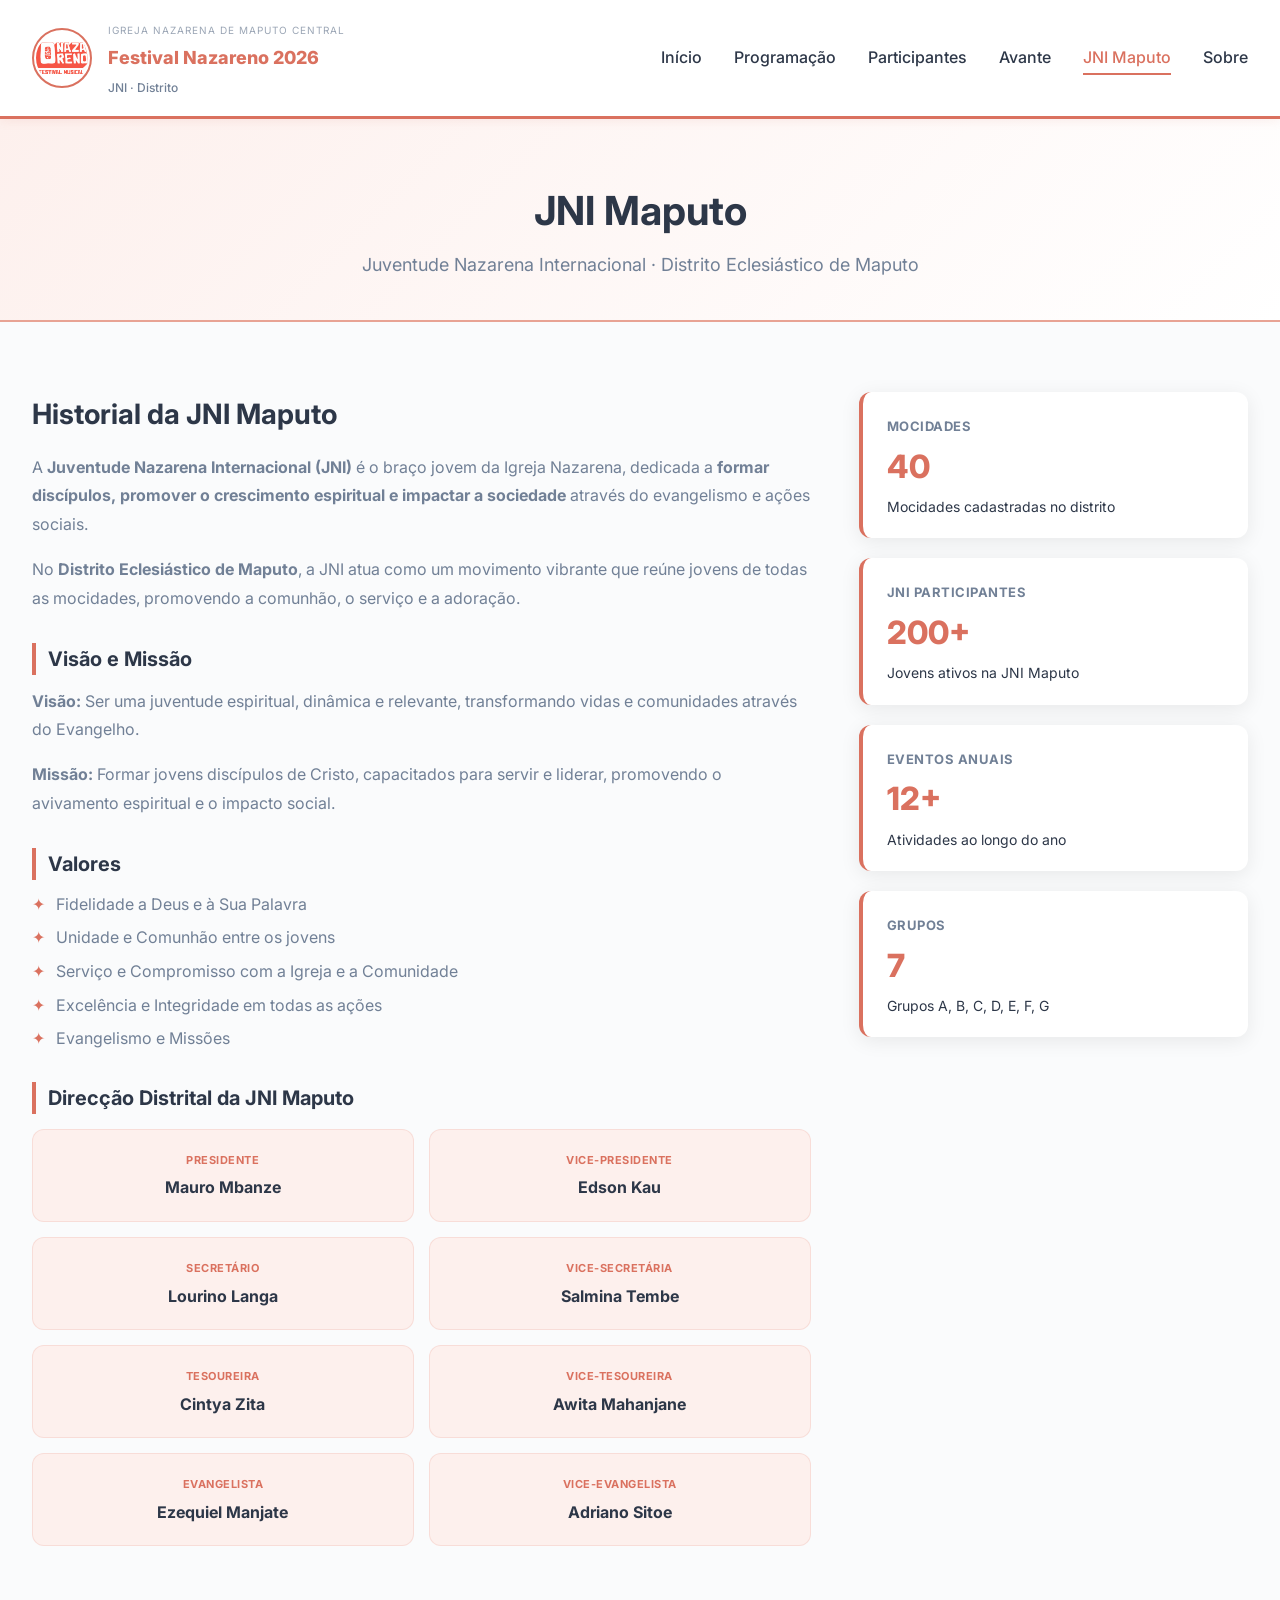
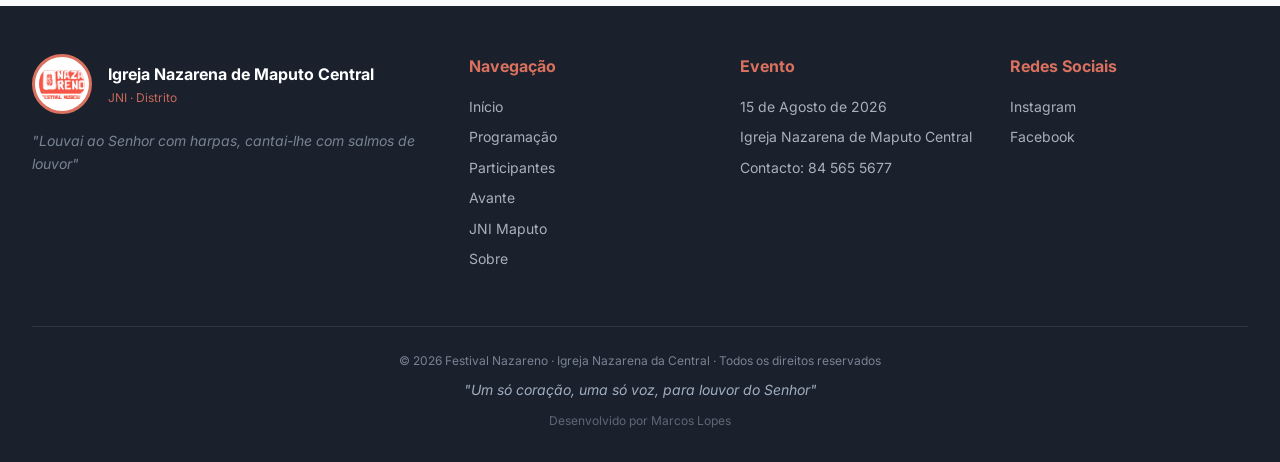
<file: jni.html>
<!DOCTYPE html>
<html lang="pt-MZ">
<head>
    <meta charset="UTF-8">
    <meta name="viewport" content="width=device-width, initial-scale=1.0">
    <title>JNI Maputo - Festival Nazareno 2026</title>
    <link rel="stylesheet" href="style.css">
    <link href="https://fonts.googleapis.com/css2?family=Inter:wght@300;400;500;600;700;800;900&display=swap" rel="stylesheet">
    <style>
        .jni-page {
            padding: 40px 0 60px;
        }

        .page-header {
            background: linear-gradient(135deg, var(--primary-bg) 0%, #ffffff 100%);
            padding: 60px 0 40px;
            text-align: center;
            border-bottom: 2px solid var(--primary-light);
        }

        .page-header h1 {
            font-size: 40px;
            color: var(--text-dark);
        }

        .page-header p {
            color: var(--text-light);
            margin-top: 8px;
            font-size: 18px;
        }

        .jni-grid {
            display: grid;
            grid-template-columns: 2fr 1fr;
            gap: 48px;
            margin-top: 30px;
        }

        .jni-info h2 {
            font-size: 28px;
            color: var(--text-dark);
            margin-bottom: 16px;
        }

        .jni-info h3 {
            font-size: 20px;
            color: var(--text-dark);
            margin: 30px 0 12px;
            border-left: 4px solid var(--primary);
            padding-left: 12px;
        }

        .jni-info p {
            color: var(--text-light);
            line-height: 1.8;
            margin-bottom: 16px;
        }

        .jni-info ul {
            padding-left: 0;
            margin-bottom: 16px;
        }

        .jni-info li {
            color: var(--text-light);
            margin-bottom: 8px;
            list-style: none;
            padding-left: 24px;
            position: relative;
        }

        .jni-info li::before {
            content: "✦";
            position: absolute;
            left: 0;
            color: var(--primary);
        }

        .jni-lateral {
            display: flex;
            flex-direction: column;
            gap: 20px;
        }

        .card-info-jni {
            background: var(--white);
            padding: 20px 24px;
            border-radius: 12px;
            box-shadow: var(--shadow);
            border-left: 4px solid var(--primary);
        }

        .card-info-jni .card-icon {
            font-size: 28px;
            display: block;
            margin-bottom: 4px;
        }

        .card-info-jni h4 {
            font-size: 13px;
            color: var(--text-light);
            text-transform: uppercase;
            letter-spacing: 0.5px;
            margin-bottom: 4px;
        }

        .card-info-jni .numero-grande {
            font-size: 32px;
            font-weight: 800;
            color: var(--primary);
            display: block;
        }

        .card-info-jni p {
            font-size: 14px;
            color: var(--text-dark);
            margin: 4px 0 0 0;
        }

        /* Direção */
        .direcao-grid {
            display: grid;
            grid-template-columns: repeat(2, 1fr);
            gap: 15px;
            margin-top: 15px;
        }

        .direcao-card {
            background: var(--primary-bg);
            padding: 16px;
            border-radius: 12px;
            text-align: center;
            border: 1px solid rgba(218, 113, 95, 0.15);
        }

        .direcao-card .cargo {
            font-size: 11px;
            font-weight: 700;
            color: var(--primary);
            text-transform: uppercase;
            letter-spacing: 0.5px;
        }

        .direcao-card .nome {
            font-size: 16px;
            font-weight: 700;
            color: var(--text-dark);
            margin: 4px 0;
        }

        .direcao-card .funcao {
            font-size: 12px;
            color: var(--text-light);
        }

        /* Comissões */
        .comissoes-grid {
            display: grid;
            grid-template-columns: repeat(3, 1fr);
            gap: 12px;
            margin-top: 15px;
        }

        .comissao-card {
            background: var(--white);
            padding: 14px;
            border-radius: 10px;
            text-align: center;
            border: 1px solid #e2e8f0;
            transition: all 0.3s;
        }

        .comissao-card:hover {
            border-color: var(--primary);
            transform: translateY(-3px);
        }

        .comissao-card .comissao-icon {
            font-size: 24px;
            display: block;
            margin-bottom: 4px;
        }

        .comissao-card h5 {
            font-size: 13px;
            color: var(--text-dark);
            margin: 0;
        }

        .comissao-card p {
            font-size: 10px;
            color: var(--text-light);
            margin: 2px 0 0 0;
        }

        /* Áreas de Trabalho */
        .areas-grid {
            display: grid;
            grid-template-columns: repeat(3, 1fr);
            gap: 12px;
            margin-top: 15px;
        }

        .area-card {
            background: var(--primary-bg);
            padding: 14px;
            border-radius: 10px;
            text-align: center;
        }

        .area-card .area-icon {
            font-size: 22px;
            display: block;
        }

        .area-card h5 {
            font-size: 12px;
            color: var(--text-dark);
            margin: 4px 0 0 0;
        }

        /* Números */
        .numeros-grid {
            display: grid;
            grid-template-columns: repeat(3, 1fr);
            gap: 15px;
            margin-top: 15px;
        }

        .numero-item {
            background: var(--white);
            padding: 16px;
            border-radius: 12px;
            text-align: center;
            border: 1px solid #e2e8f0;
        }

        .numero-item .num {
            font-size: 30px;
            font-weight: 800;
            color: var(--primary);
            display: block;
        }

        .numero-item .label {
            font-size: 12px;
            color: var(--text-light);
        }

        @media (max-width: 768px) {
            .jni-grid {
                grid-template-columns: 1fr;
                gap: 32px;
            }
            .page-header h1 {
                font-size: 28px;
            }
            .direcao-grid {
                grid-template-columns: 1fr;
            }
            .comissoes-grid {
                grid-template-columns: repeat(2, 1fr);
            }
            .areas-grid {
                grid-template-columns: repeat(2, 1fr);
            }
            .numeros-grid {
                grid-template-columns: repeat(2, 1fr);
            }
        }

        @media (max-width: 480px) {
            .comissoes-grid {
                grid-template-columns: 1fr;
            }
            .areas-grid {
                grid-template-columns: 1fr;
            }
            .numeros-grid {
                grid-template-columns: 1fr;
            }
        }
    </style>
</head>
<body>
    <header class="header">
        <div class="container">
            <div class="logo-area">
                <div class="emblema">
                    <img src="assets/images/logo.png" alt="Logo" class="logo-img" onerror="this.src='https://via.placeholder.com/80x80?text=JNI'">
                </div>
                <div class="titulo-logo">
                    <span class="pequeno">Igreja Nazarena de Maputo Central</span>
                    <h1>Festival Nazareno 2026</h1>
                    <span class="subtitulo">JNI · Distrito</span>
                </div>
            </div>
            <nav class="nav">
                <button class="mobile-menu-btn" id="mobileMenuBtn">☰</button>
                <ul class="nav-list" id="navList">
                    <li><a href="index.html">Início</a></li>
                    <li><a href="programacao.html">Programação</a></li>
                    <li><a href="participantes.html">Participantes</a></li>
                    <li><a href="avante.html">Avante</a></li>
                    <li><a href="jni.html" class="active">JNI Maputo</a></li>
                    <li><a href="sobre.html">Sobre</a></li>
                </ul>
            </nav>
        </div>
    </header>

    <main>
        <section class="page-header">
            <div class="container">
                <h1>JNI Maputo</h1>
                <p>Juventude Nazarena Internacional · Distrito Eclesiástico de Maputo</p>
            </div>
        </section>

        <section class="jni-page">
            <div class="container">
                <div class="jni-grid">
                    <div class="jni-info">
                        <h2> Historial da JNI Maputo</h2>
                        <p>A <strong>Juventude Nazarena Internacional (JNI)</strong> é o braço jovem da Igreja Nazarena, dedicada a <strong>formar discípulos, promover o crescimento espiritual e impactar a sociedade</strong> através do evangelismo e ações sociais.</p>
                        <p>No <strong>Distrito Eclesiástico de Maputo</strong>, a JNI atua como um movimento vibrante que reúne jovens de todas as mocidades, promovendo a comunhão, o serviço e a adoração.</p>

                        <h3> Visão e Missão</h3>
                        <p><strong>Visão:</strong> Ser uma juventude espiritual, dinâmica e relevante, transformando vidas e comunidades através do Evangelho.</p>
                        <p><strong>Missão:</strong> Formar jovens discípulos de Cristo, capacitados para servir e liderar, promovendo o avivamento espiritual e o impacto social.</p>

                        <h3> Valores</h3>
                        <ul>
                            <li>Fidelidade a Deus e à Sua Palavra</li>
                            <li>Unidade e Comunhão entre os jovens</li>
                            <li>Serviço e Compromisso com a Igreja e a Comunidade</li>
                            <li>Excelência e Integridade em todas as ações</li>
                            <li>Evangelismo e Missões</li>
                        </ul>

                        <h3> Direcção Distrital da JNI Maputo</h3>
                        <div class="direcao-grid">
                            <div class="direcao-card">
                                <span class="cargo">Presidente</span>
                                <div class="nome">Mauro Mbanze</div>
                            </div>
                            <div class="direcao-card">
                                <span class="cargo">Vice-Presidente</span>
                                <div class="nome">Edson Kau</div>
                             </div>
                            <div class="direcao-card">
                                <span class="cargo">Secretário</span>
                                <div class="nome">Lourino Langa</div>
                           
                            </div>
                            <div class="direcao-card">
                                <span class="cargo">Vice-Secretária</span>
                                <div class="nome">Salmina Tembe</div>
                           
                            </div>
                            <div class="direcao-card">
                                <span class="cargo">Tesoureira</span>
                                <div class="nome">Cintya Zita</div>
                                
                            </div>
                             <div class="direcao-card">
                                <span class="cargo">Vice-Tesoureira</span>
                                <div class="nome">Awita Mahanjane</div>
                            </div>

                           <div class="direcao-card">
                                <span class="cargo">Evangelista</span>
                                <div class="nome">Ezequiel Manjate</div>
                            </div>
                            <div class="direcao-card">
                                <span class="cargo">Vice-Evangelista</span>
                                <div class="nome">Adriano Sitoe</div>
                            </div>
                        </div>

                       

                        
                    </div>

                    <div class="jni-lateral">
                        <div class="card-info-jni">
                            <span class="card-icon"></span>
                            <h4>Mocidades</h4>
                            <span class="numero-grande">40</span>
                            <p>Mocidades cadastradas no distrito</p>
                        </div>

                        <div class="card-info-jni">
                            <span class="card-icon"></span>
                            <h4>JNI Participantes</h4>
                            <span class="numero-grande">200+</span>
                            <p>Jovens ativos na JNI Maputo</p>
                        </div>

                        <div class="card-info-jni">
                            <span class="card-icon"></span>
                            <h4>Eventos Anuais</h4>
                            <span class="numero-grande">12+</span>
                            <p>Atividades ao longo do ano</p>
                        </div>

                        <div class="card-info-jni">
                            <span class="card-icon"></span>
                            <h4>Grupos</h4>
                            <span class="numero-grande">7</span>
                            <p>Grupos A, B, C, D, E, F, G</p>
                        </div>
                     <!--<div class="card-info-jni">
                            <span class="card-icon"></span>
                            <h4>Avante Jovem</h4>
                            <span class="numero-grande">214.780 MT</span>
                            <p>Total arrecadado em 2026</p>
                        </div>-->
                        

                        
                    </div>
                </div>
            </div>
        </section>
    </main>

    <footer class="footer">
        <div class="container">
            <div class="footer-content">
                <div class="footer-info">
                    <div class="footer-logo">
                        <img src="assets/images/logo.png" alt="Logo" class="logo-footer" onerror="this.src='https://via.placeholder.com/50x50?text=JNI'">
                        <div>
                            <h3>Igreja Nazarena de Maputo Central</h3>
                            <p>JNI · Distrito</p>
                        </div>
                    </div>
                    <p class="footer-desc">"Louvai ao Senhor com harpas, cantai-lhe com salmos de louvor"</p>
                </div>
                <div class="footer-links">
                    <div>
                        <h4>Navegação</h4>
                        <ul>
                            <li><a href="index.html">Início</a></li>
                            <li><a href="programacao.html">Programação</a></li>
                            <li><a href="participantes.html">Participantes</a></li>
                            <li><a href="avante.html">Avante</a></li>
                            <li><a href="jni.html">JNI Maputo</a></li>
                            <li><a href="sobre.html">Sobre</a></li>
                        </ul>
                    </div>
                    <div>
                        <h4>Evento</h4>
                        <ul>
                            <li>15 de Agosto de 2026</li>
                            <li>Igreja Nazarena de Maputo Central</li>
                            <li>Contacto: 84 565 5677</li>
                        </ul>
                    </div>
                    <div>
                        <h4>Redes Sociais</h4>
                        <ul>
                            <li><a href="https://www.instagram.com/jni_distrito_de_maputo?igsh=MW4zZWUwYmVlNW1xcA==" target="_blank" rel="noopener noreferrer">Instagram</a></li>
                            <li><a href="https://www.facebook.com/share/19KG9htsmF/" target="_blank" rel="noopener noreferrer">Facebook</a></li>
                           
                        </ul>
                    </div>
                </div>
            </div>
            <div class="footer-bottom">
                <p>© 2026 Festival Nazareno · Igreja Nazarena da Central · Todos os direitos reservados</p>
                <p class="lema-footer">"Um só coração, uma só voz, para louvor do Senhor"</p>
                 <p style="margin-top: 10px; font-size: 12px; opacity: 0.5; color: #a0aec0;">
                Desenvolvido por Marcos Lopes
            </p>
            </div>
        </div>
    </footer>

    <script>
        var mobileMenuBtn = document.getElementById('mobileMenuBtn');
        var navList = document.getElementById('navList');

        if (mobileMenuBtn) {
            mobileMenuBtn.addEventListener('click', function() {
                navList.classList.toggle('active');
            });
        }

        var navLinks = document.querySelectorAll('.nav-list a');
        for (var i = 0; i < navLinks.length; i++) {
            navLinks[i].addEventListener('click', function() {
                navList.classList.remove('active');
            });
        }
    </script>
</body>
</html>
</file>
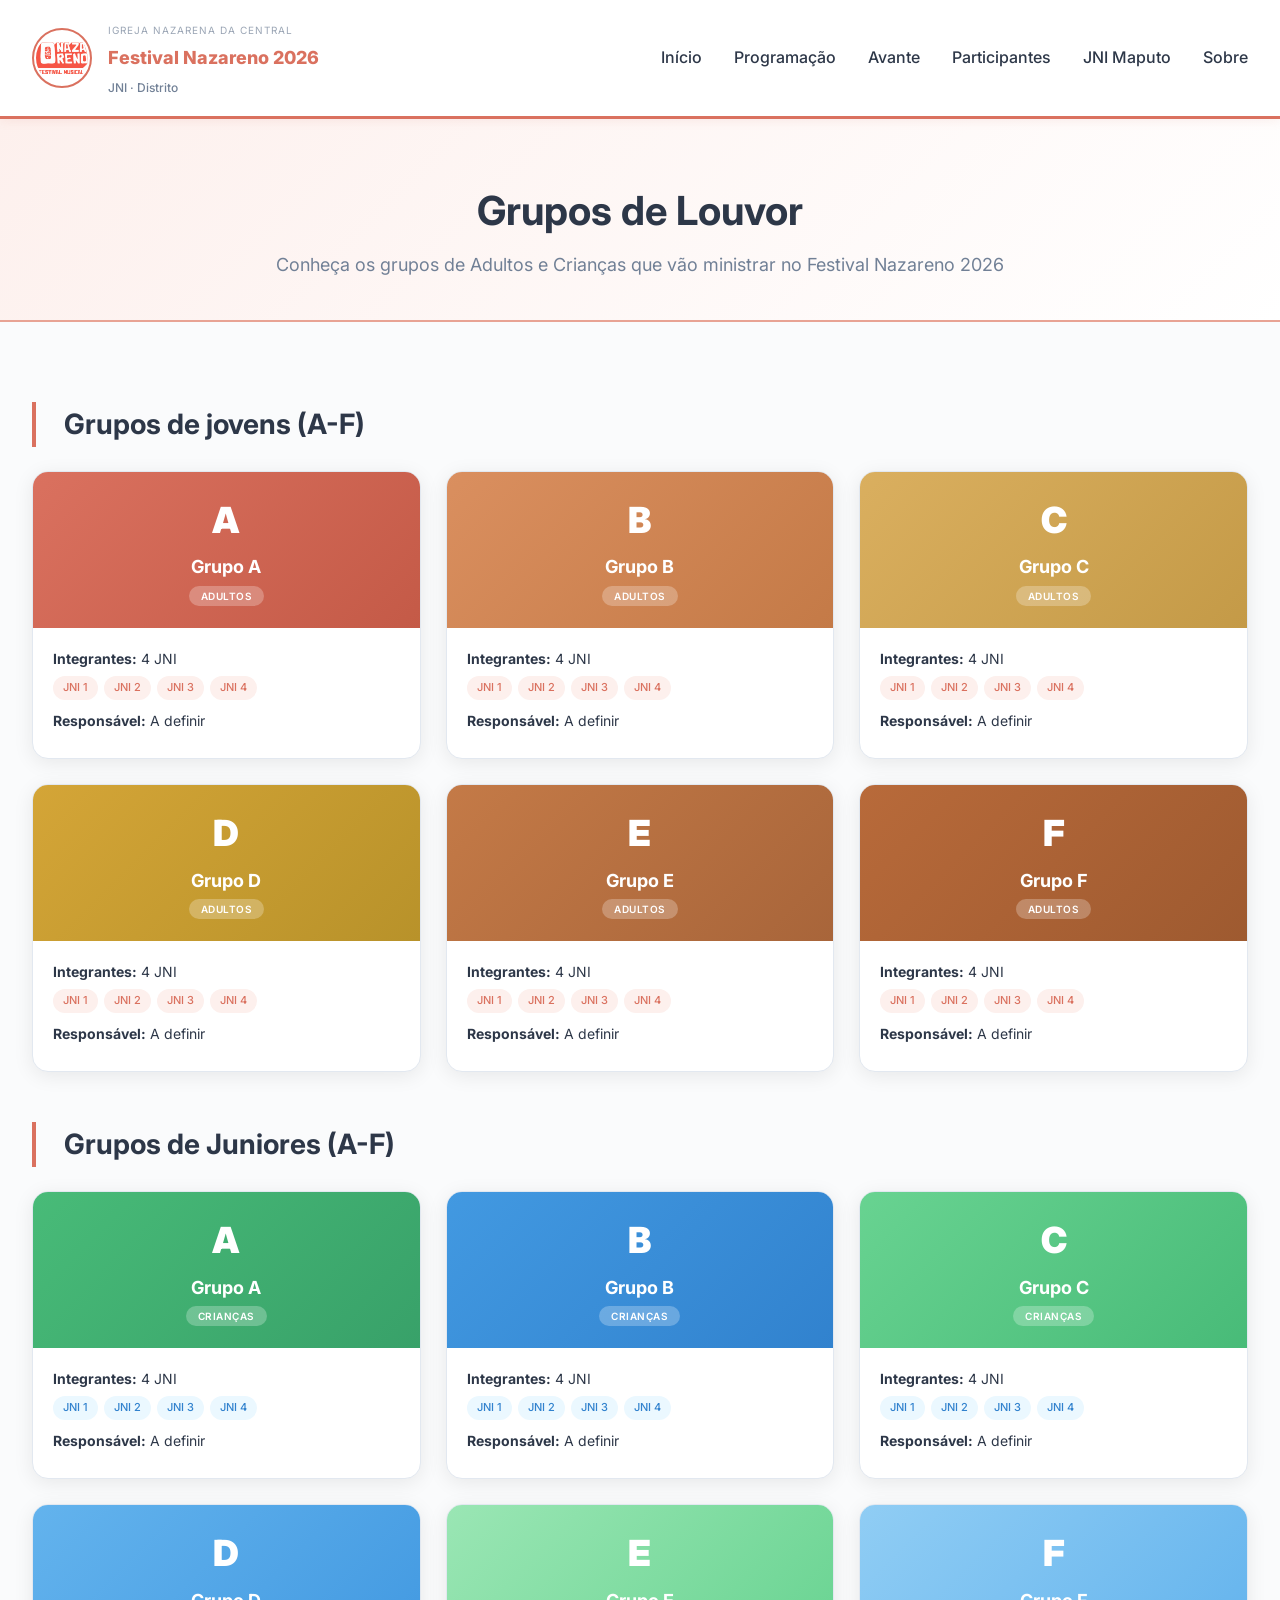
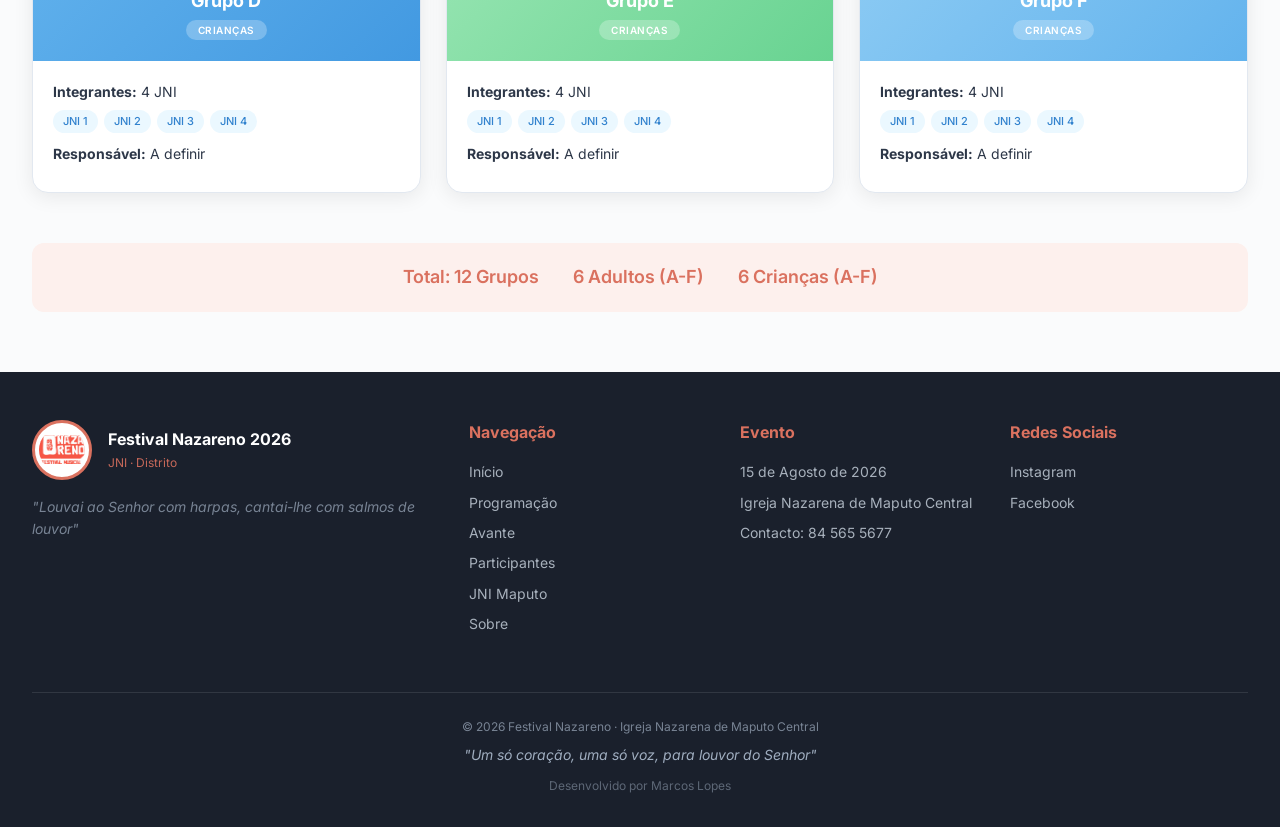
<file: participantes.html>
<!DOCTYPE html>
<html lang="pt-MZ">
<head>
    <meta charset="UTF-8">
    <meta name="viewport" content="width=device-width, initial-scale=1.0">
    <title>Participantes - Festival Nazareno 2026</title>
    <link rel="stylesheet" href="style.css">
    <link href="https://fonts.googleapis.com/css2?family=Inter:wght@300;400;500;600;700;800;900&display=swap" rel="stylesheet">
    <style>
        .participantes-page {
            padding: 40px 0 60px;
        }

        .page-header {
            background: linear-gradient(135deg, var(--primary-bg) 0%, #ffffff 100%);
            padding: 60px 0 40px;
            text-align: center;
            border-bottom: 2px solid var(--primary-light);
        }

        .page-header h1 {
            font-size: 40px;
            color: var(--text-dark);
        }

        .page-header p {
            color: var(--text-light);
            margin-top: 8px;
            font-size: 18px;
        }

        .categoria-grupos {
            margin-top: 40px;
            margin-bottom: 24px;
            font-size: 28px;
            font-weight: 700;
            color: var(--text-dark);
            border-left: 4px solid var(--primary);
            padding-left: 16px;
            display: flex;
            align-items: center;
            gap: 12px;
        }

        .categoria-grupos .categoria-icone {
            font-size: 30px;
        }

        .grupos-grid-completo {
            display: grid;
            grid-template-columns: repeat(3, 1fr);
            gap: 25px;
            margin-bottom: 50px;
        }

        .grupo-card-completo {
            background: var(--white);
            border-radius: 16px;
            overflow: hidden;
            box-shadow: var(--shadow);
            transition: all 0.3s;
            border: 1px solid #e2e8f0;
        }

        .grupo-card-completo:hover {
            transform: translateY(-5px);
            box-shadow: 0 8px 30px rgba(0,0,0,0.12);
            border-color: var(--primary);
        }

        .grupo-header {
            padding: 20px;
            text-align: center;
            color: var(--white);
        }

        /* Cores para Adultos - tons de laranja/vermelho */
        .grupo-header.adulto-a { background: linear-gradient(135deg, #da715f, #c45a47); }
        .grupo-header.adulto-b { background: linear-gradient(135deg, #da8f5f, #c47a47); }
        .grupo-header.adulto-c { background: linear-gradient(135deg, #daaf5f, #c49a47); }
        .grupo-header.adulto-d { background: linear-gradient(135deg, #d4a537, #b8922a); }
        .grupo-header.adulto-e { background: linear-gradient(135deg, #c47a47, #a8653a); }
        .grupo-header.adulto-f { background: linear-gradient(135deg, #b86a3a, #9e5a30); }

        /* Cores para Crianças - tons de verde/azul */
        .grupo-header.crianca-a { background: linear-gradient(135deg, #48bb78, #38a169); }
        .grupo-header.crianca-b { background: linear-gradient(135deg, #4299e1, #3182ce); }
        .grupo-header.crianca-c { background: linear-gradient(135deg, #68d391, #48bb78); }
        .grupo-header.crianca-d { background: linear-gradient(135deg, #63b3ed, #4299e1); }
        .grupo-header.crianca-e { background: linear-gradient(135deg, #9ae6b4, #68d391); }
        .grupo-header.crianca-f { background: linear-gradient(135deg, #90cdf4, #63b3ed); }

        .grupo-letra-grande {
            font-size: 36px;
            font-weight: 900;
            display: block;
        }

        .grupo-header .grupo-tipo {
            display: inline-block;
            background: rgba(255,255,255,0.25);
            padding: 2px 12px;
            border-radius: 12px;
            font-size: 10px;
            font-weight: 600;
            margin-top: 4px;
            text-transform: uppercase;
            letter-spacing: 0.5px;
        }

        .grupo-header h2 {
            font-size: 18px;
            font-weight: 700;
            margin-top: 4px;
        }

        .grupo-conteudo {
            padding: 20px;
        }

        .grupo-conteudo p {
            margin-bottom: 6px;
            color: var(--text-dark);
            font-size: 14px;
        }

        .integrantes-lista {
            display: flex;
            gap: 6px;
            flex-wrap: wrap;
            margin: 6px 0 10px;
        }

        .integrante-tag {
            background: var(--primary-bg);
            color: var(--primary);
            padding: 3px 10px;
            border-radius: 12px;
            font-size: 11px;
            font-weight: 500;
        }

        .integrante-tag.crianca {
            background: #ebf8ff;
            color: #3182ce;
        }

        .total-participantes {
            text-align: center;
            margin-top: 20px;
            padding: 20px;
            background: var(--primary-bg);
            border-radius: 12px;
            font-size: 18px;
            font-weight: 600;
            color: var(--primary);
        }

        .total-participantes span {
            display: inline-block;
            margin: 0 15px;
        }

        @media (max-width: 1024px) {
            .grupos-grid-completo {
                grid-template-columns: repeat(2, 1fr);
            }
        }

        @media (max-width: 640px) {
            .grupos-grid-completo {
                grid-template-columns: 1fr;
            }
            .page-header h1 {
                font-size: 28px;
            }
            .categoria-grupos {
                font-size: 22px;
            }
            .grupo-letra-grande {
                font-size: 28px;
            }
        }
    </style>
</head>
<body>
    <header class="header">
        <div class="container">
            <div class="logo-area">
                <div class="emblema">
                    <img src="assets/images/logo.png" alt="Logo" class="logo-img" onerror="this.src='https://via.placeholder.com/80x80?text=JNI'">
                </div>
                <div class="titulo-logo">
                    <span class="pequeno">Igreja Nazarena da Central</span>
                    <h1>Festival Nazareno 2026</h1>
                    <span class="subtitulo">JNI · Distrito</span>
                </div>
            </div>
            <nav class="nav">
                <button class="mobile-menu-btn" id="mobileMenuBtn">☰</button>
                <ul class="nav-list" id="navList">
                    <li><a href="index.html">Início</a></li>
                    <li><a href="programacao.html">Programação</a></li>
                    <li><a href="avante.html">Avante</a></li>
                     <li><a href="participantes.html">Participantes</a></li>
                      <li><a href="jni.html">JNI Maputo</a></li>
                    <li><a href="sobre.html">Sobre</a></li>
                </ul>
            </nav>
        </div>
    </header>

    <main>
        <section class="page-header">
            <div class="container">
                <h1>Grupos de Louvor</h1>
                <p>Conheça os grupos de Adultos e Crianças que vão ministrar no Festival Nazareno 2026</p>
            </div>
        </section>

        <section class="participantes-page">
            <div class="container">
                <!-- GRUPOS DE ADULTOS -->
                <div class="categoria-grupos">
                    <span class="categoria-icone"></span>
                    Grupos de jovens (A-F)
                </div>
                <div class="grupos-grid-completo">
                    <!-- Adulto A -->
                    <div class="grupo-card-completo">
                        <div class="grupo-header adulto-a">
                            <span class="grupo-letra-grande">A</span>
                            <h2>Grupo A</h2>
                            <span class="grupo-tipo">Adultos</span>
                        </div>
                        <div class="grupo-conteudo">
                            
                            <p><strong>Integrantes:</strong> 4 JNI</p>
                            <div class="integrantes-lista">
                                <span class="integrante-tag">JNI 1</span>
                                <span class="integrante-tag">JNI 2</span>
                                <span class="integrante-tag">JNI 3</span>
                                <span class="integrante-tag">JNI 4</span>
                            </div>
                            <p><strong>Responsável:</strong> A definir</p>
                        </div>
                    </div>

                    <!-- Adulto B -->
                    <div class="grupo-card-completo">
                        <div class="grupo-header adulto-b">
                            <span class="grupo-letra-grande">B</span>
                            <h2>Grupo B</h2>
                            <span class="grupo-tipo">Adultos</span>
                        </div>
                        <div class="grupo-conteudo">
                          
                            <p><strong>Integrantes:</strong> 4 JNI</p>
                            <div class="integrantes-lista">
                                <span class="integrante-tag">JNI 1</span>
                                <span class="integrante-tag">JNI 2</span>
                                <span class="integrante-tag">JNI 3</span>
                                <span class="integrante-tag">JNI 4</span>
                            </div>
                            <p><strong>Responsável:</strong> A definir</p>
                        </div>
                    </div>

                    <!-- Adulto C -->
                    <div class="grupo-card-completo">
                        <div class="grupo-header adulto-c">
                            <span class="grupo-letra-grande">C</span>
                            <h2>Grupo C</h2>
                            <span class="grupo-tipo">Adultos</span>
                        </div>
                        <div class="grupo-conteudo">
                          
                            <p><strong>Integrantes:</strong> 4 JNI</p>
                            <div class="integrantes-lista">
                                <span class="integrante-tag">JNI 1</span>
                                <span class="integrante-tag">JNI 2</span>
                                <span class="integrante-tag">JNI 3</span>
                                <span class="integrante-tag">JNI 4</span>
                            </div>
                            <p><strong>Responsável:</strong> A definir</p>
                        </div>
                    </div>

                    <!-- Adulto D -->
                    <div class="grupo-card-completo">
                        <div class="grupo-header adulto-d">
                            <span class="grupo-letra-grande">D</span>
                            <h2>Grupo D</h2>
                            <span class="grupo-tipo">Adultos</span>
                        </div>
                        <div class="grupo-conteudo">
                           
                            <p><strong>Integrantes:</strong> 4 JNI</p>
                            <div class="integrantes-lista">
                                <span class="integrante-tag">JNI 1</span>
                                <span class="integrante-tag">JNI 2</span>
                                <span class="integrante-tag">JNI 3</span>
                                <span class="integrante-tag">JNI 4</span>
                            </div>
                            <p><strong>Responsável:</strong> A definir</p>
                        </div>
                    </div>

                    <!-- Adulto E -->
                    <div class="grupo-card-completo">
                        <div class="grupo-header adulto-e">
                            <span class="grupo-letra-grande">E</span>
                            <h2>Grupo E</h2>
                            <span class="grupo-tipo">Adultos</span>
                        </div>
                        <div class="grupo-conteudo">
                          
                            <p><strong>Integrantes:</strong> 4 JNI</p>
                            <div class="integrantes-lista">
                                <span class="integrante-tag">JNI 1</span>
                                <span class="integrante-tag">JNI 2</span>
                                <span class="integrante-tag">JNI 3</span>
                                <span class="integrante-tag">JNI 4</span>
                            </div>
                            <p><strong>Responsável:</strong> A definir</p>
                        </div>
                    </div>

                    <!-- Adulto F -->
                    <div class="grupo-card-completo">
                        <div class="grupo-header adulto-f">
                            <span class="grupo-letra-grande">F</span>
                            <h2>Grupo F</h2>
                            <span class="grupo-tipo">Adultos</span>
                        </div>
                        <div class="grupo-conteudo">
                            
                            <p><strong>Integrantes:</strong> 4 JNI</p>
                            <div class="integrantes-lista">
                                <span class="integrante-tag">JNI 1</span>
                                <span class="integrante-tag">JNI 2</span>
                                <span class="integrante-tag">JNI 3</span>
                                <span class="integrante-tag">JNI 4</span>
                            </div>
                            <p><strong>Responsável:</strong> A definir</p>
                        </div>
                    </div>
                </div>

                <!-- GRUPOS DE CRIANÇAS -->
                <div class="categoria-grupos">
                    <span class="categoria-icone"></span>
                    Grupos de Juniores (A-F)
                </div>
                <div class="grupos-grid-completo">
                    <!-- Criança A -->
                    <div class="grupo-card-completo">
                        <div class="grupo-header crianca-a">
                            <span class="grupo-letra-grande">A</span>
                            <h2>Grupo A</h2>
                            <span class="grupo-tipo">Crianças</span>
                        </div>
                        <div class="grupo-conteudo">
                            
                            <p><strong>Integrantes:</strong> 4 JNI</p>
                            <div class="integrantes-lista">
                                <span class="integrante-tag crianca">JNI 1</span>
                                <span class="integrante-tag crianca">JNI 2</span>
                                <span class="integrante-tag crianca">JNI 3</span>
                                <span class="integrante-tag crianca">JNI 4</span>
                            </div>
                            <p><strong>Responsável:</strong> A definir</p>
                        </div>
                    </div>

                    <!-- Criança B -->
                    <div class="grupo-card-completo">
                        <div class="grupo-header crianca-b">
                            <span class="grupo-letra-grande">B</span>
                            <h2>Grupo B</h2>
                            <span class="grupo-tipo">Crianças</span>
                        </div>
                        <div class="grupo-conteudo">
                            
                            <p><strong>Integrantes:</strong> 4 JNI</p>
                            <div class="integrantes-lista">
                                <span class="integrante-tag crianca">JNI 1</span>
                                <span class="integrante-tag crianca">JNI 2</span>
                                <span class="integrante-tag crianca">JNI 3</span>
                                <span class="integrante-tag crianca">JNI 4</span>
                            </div>
                            <p><strong>Responsável:</strong> A definir</p>
                        </div>
                    </div>

                    <!-- Criança C -->
                    <div class="grupo-card-completo">
                        <div class="grupo-header crianca-c">
                            <span class="grupo-letra-grande">C</span>
                            <h2>Grupo C</h2>
                            <span class="grupo-tipo">Crianças</span>
                        </div>
                        <div class="grupo-conteudo">
                          
                            <p><strong>Integrantes:</strong> 4 JNI</p>
                            <div class="integrantes-lista">
                                <span class="integrante-tag crianca">JNI 1</span>
                                <span class="integrante-tag crianca">JNI 2</span>
                                <span class="integrante-tag crianca">JNI 3</span>
                                <span class="integrante-tag crianca">JNI 4</span>
                            </div>
                            <p><strong>Responsável:</strong> A definir</p>
                        </div>
                    </div>

                    <!-- Criança D -->
                    <div class="grupo-card-completo">
                        <div class="grupo-header crianca-d">
                            <span class="grupo-letra-grande">D</span>
                            <h2>Grupo D</h2>
                            <span class="grupo-tipo">Crianças</span>
                        </div>
                        <div class="grupo-conteudo">
                           
                            <p><strong>Integrantes:</strong> 4 JNI</p>
                            <div class="integrantes-lista">
                                <span class="integrante-tag crianca">JNI 1</span>
                                <span class="integrante-tag crianca">JNI 2</span>
                                <span class="integrante-tag crianca">JNI 3</span>
                                <span class="integrante-tag crianca">JNI 4</span>
                            </div>
                            <p><strong>Responsável:</strong> A definir</p>
                        </div>
                    </div>

                    <!-- Criança E -->
                    <div class="grupo-card-completo">
                        <div class="grupo-header crianca-e">
                            <span class="grupo-letra-grande">E</span>
                            <h2>Grupo E</h2>
                            <span class="grupo-tipo">Crianças</span>
                        </div>
                        <div class="grupo-conteudo">
                            
                            <p><strong>Integrantes:</strong> 4 JNI</p>
                            <div class="integrantes-lista">
                                <span class="integrante-tag crianca">JNI 1</span>
                                <span class="integrante-tag crianca">JNI 2</span>
                                <span class="integrante-tag crianca">JNI 3</span>
                                <span class="integrante-tag crianca">JNI 4</span>
                            </div>
                            <p><strong>Responsável:</strong> A definir</p>
                        </div>
                    </div>

                    <!-- Criança F -->
                    <div class="grupo-card-completo">
                        <div class="grupo-header crianca-f">
                            <span class="grupo-letra-grande">F</span>
                            <h2>Grupo F</h2>
                            <span class="grupo-tipo">Crianças</span>
                        </div>
                        <div class="grupo-conteudo">
                            
                            <p><strong>Integrantes:</strong> 4 JNI</p>
                            <div class="integrantes-lista">
                                <span class="integrante-tag crianca">JNI 1</span>
                                <span class="integrante-tag crianca">JNI 2</span>
                                <span class="integrante-tag crianca">JNI 3</span>
                                <span class="integrante-tag crianca">JNI 4</span>
                            </div>
                            <p><strong>Responsável:</strong> A definir</p>
                        </div>
                    </div>
                </div>

                <div class="total-participantes">
                    <span> Total: 12 Grupos</span>
                    <span> 6 Adultos (A-F)</span>
                    <span> 6 Crianças (A-F)</span>
                
                </div>
            </div>
        </section>
    </main>

    <footer class="footer">
        <div class="container">
            <div class="footer-content">
                <div class="footer-info">
                    <div class="footer-logo">
                        <img src="assets/images/logo.png" alt="Logo" class="logo-footer" onerror="this.src='https://via.placeholder.com/50x50?text=JNI'">
                        <div>
                            <h3>Festival Nazareno 2026</h3>
                            <p>JNI · Distrito</p>
                        </div>
                    </div>
                    <p class="footer-desc">"Louvai ao Senhor com harpas, cantai-lhe com salmos de louvor"</p>
                </div>
                <div class="footer-links">
                    <div>
                        <h4>Navegação</h4>
                        <ul>
                             <li><a href="index.html">Início</a></li>
                    <li><a href="programacao.html" class="active">Programação</a></li>
                    <li><a href="avante.html">Avante</a></li>
                    <li><a href="participantes.html">Participantes</a></li>
                     <li><a href="jni.html">JNI Maputo</a></li>
                    <li><a href="sobre.html">Sobre</a></li>
                        </ul>
                    </div>
                    <div>
                        <h4>Evento</h4>
                        <ul>
                            <li>15 de Agosto de 2026</li>
                            <li>Igreja Nazarena de Maputo Central</li>
                            <li>Contacto: 84 565 5677</li>
                        </ul>
                    </div>
                    <div>
                        <h4>Redes Sociais</h4>
                        <ul>
                            <li><a href="https://www.instagram.com/jni_distrito_de_maputo?igsh=MW4zZWUwYmVlNW1xcA==" target="_blank" rel="noopener noreferrer">Instagram</a></li>
                            <li><a href="https://www.facebook.com/share/19KG9htsmF/" target="_blank" rel="noopener noreferrer">Facebook</a></li>
                            
                           </ul>
                    </div>
                </div>
            </div>
            <div class="footer-bottom">
                <p>© 2026 Festival Nazareno · Igreja Nazarena de Maputo Central</p>
                <p class="lema-footer">"Um só coração, uma só voz, para louvor do Senhor"</p>
                  <p style="margin-top: 10px; font-size: 12px; opacity: 0.5; color: #a0aec0;">
                Desenvolvido por Marcos Lopes
            </p>
            </div>
        </div>
    </footer>

    <script>
        var mobileMenuBtn = document.getElementById('mobileMenuBtn');
        var navList = document.getElementById('navList');

        if (mobileMenuBtn) {
            mobileMenuBtn.addEventListener('click', function() {
                navList.classList.toggle('active');
            });
        }

        var navLinks = document.querySelectorAll('.nav-list a');
        for (var i = 0; i < navLinks.length; i++) {
            navLinks[i].addEventListener('click', function() {
                navList.classList.remove('active');
            });
        }
    </script>
</body>
</html>
</file>
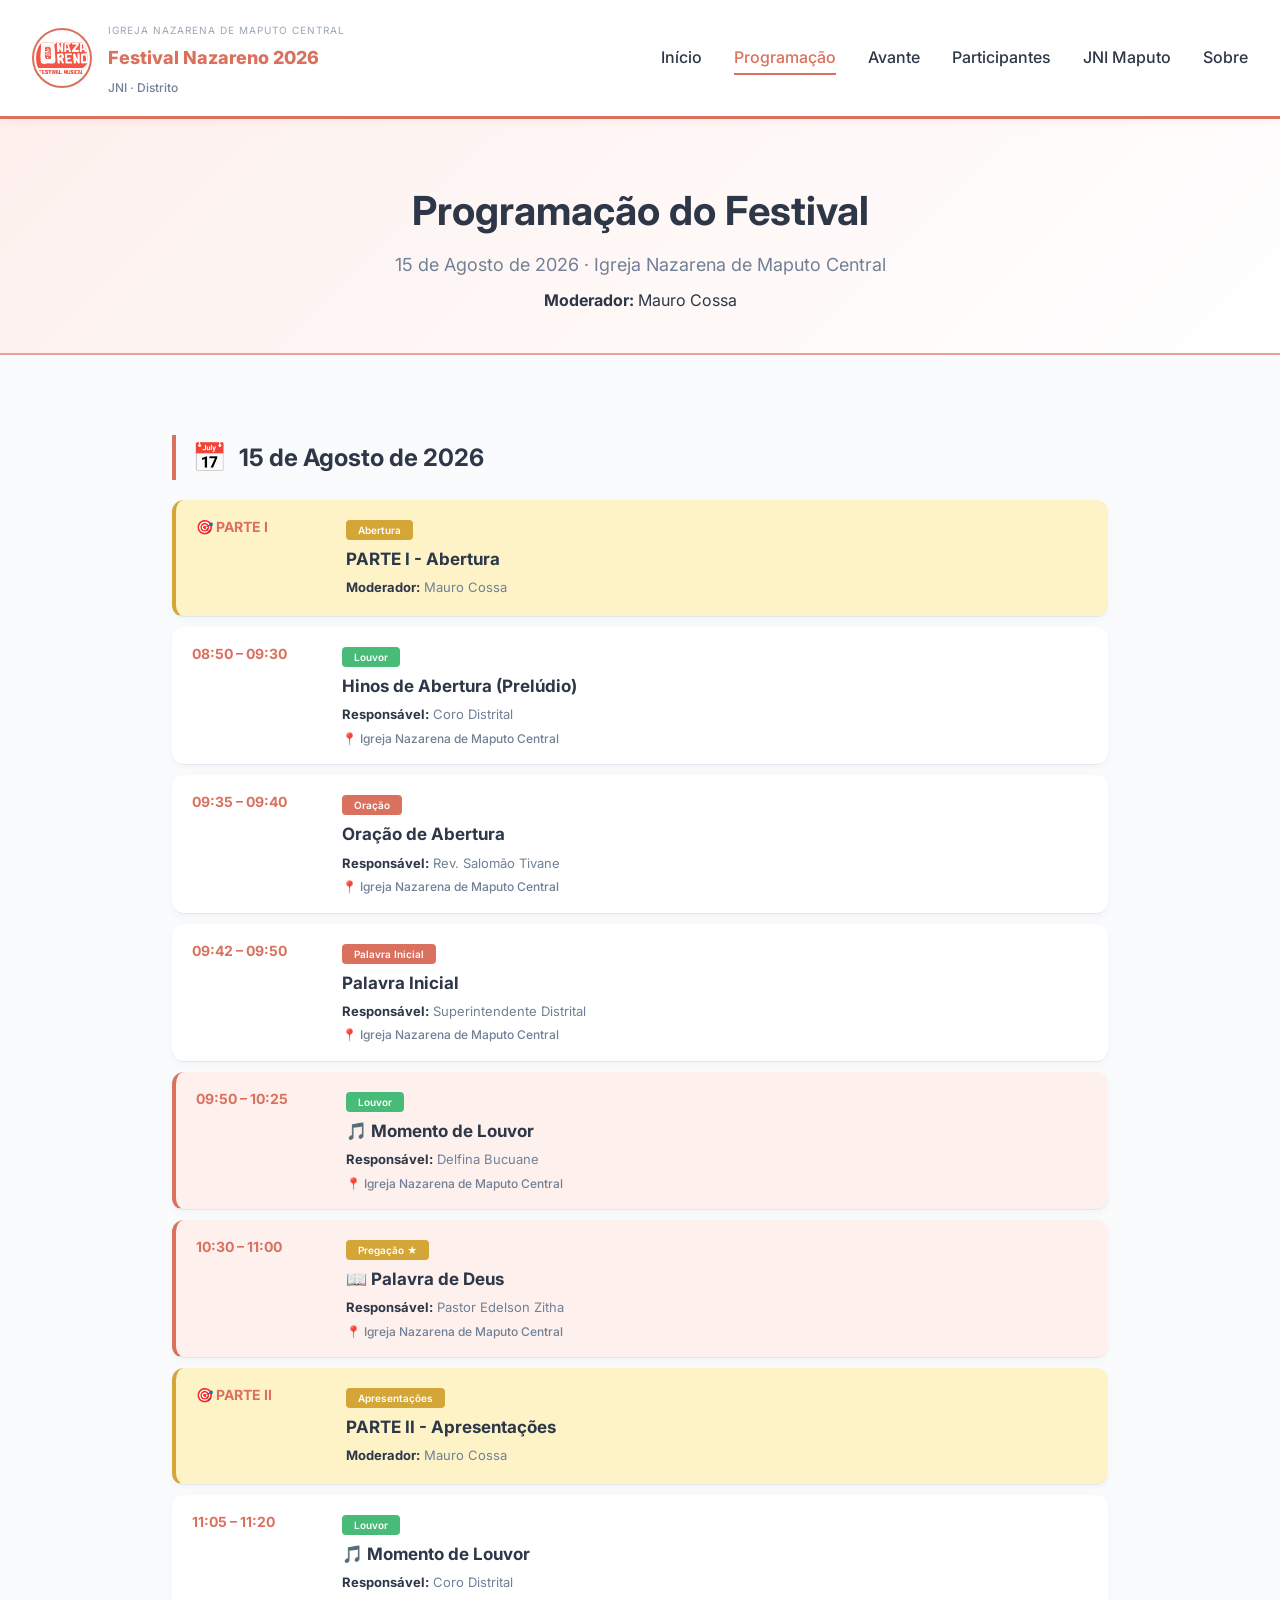
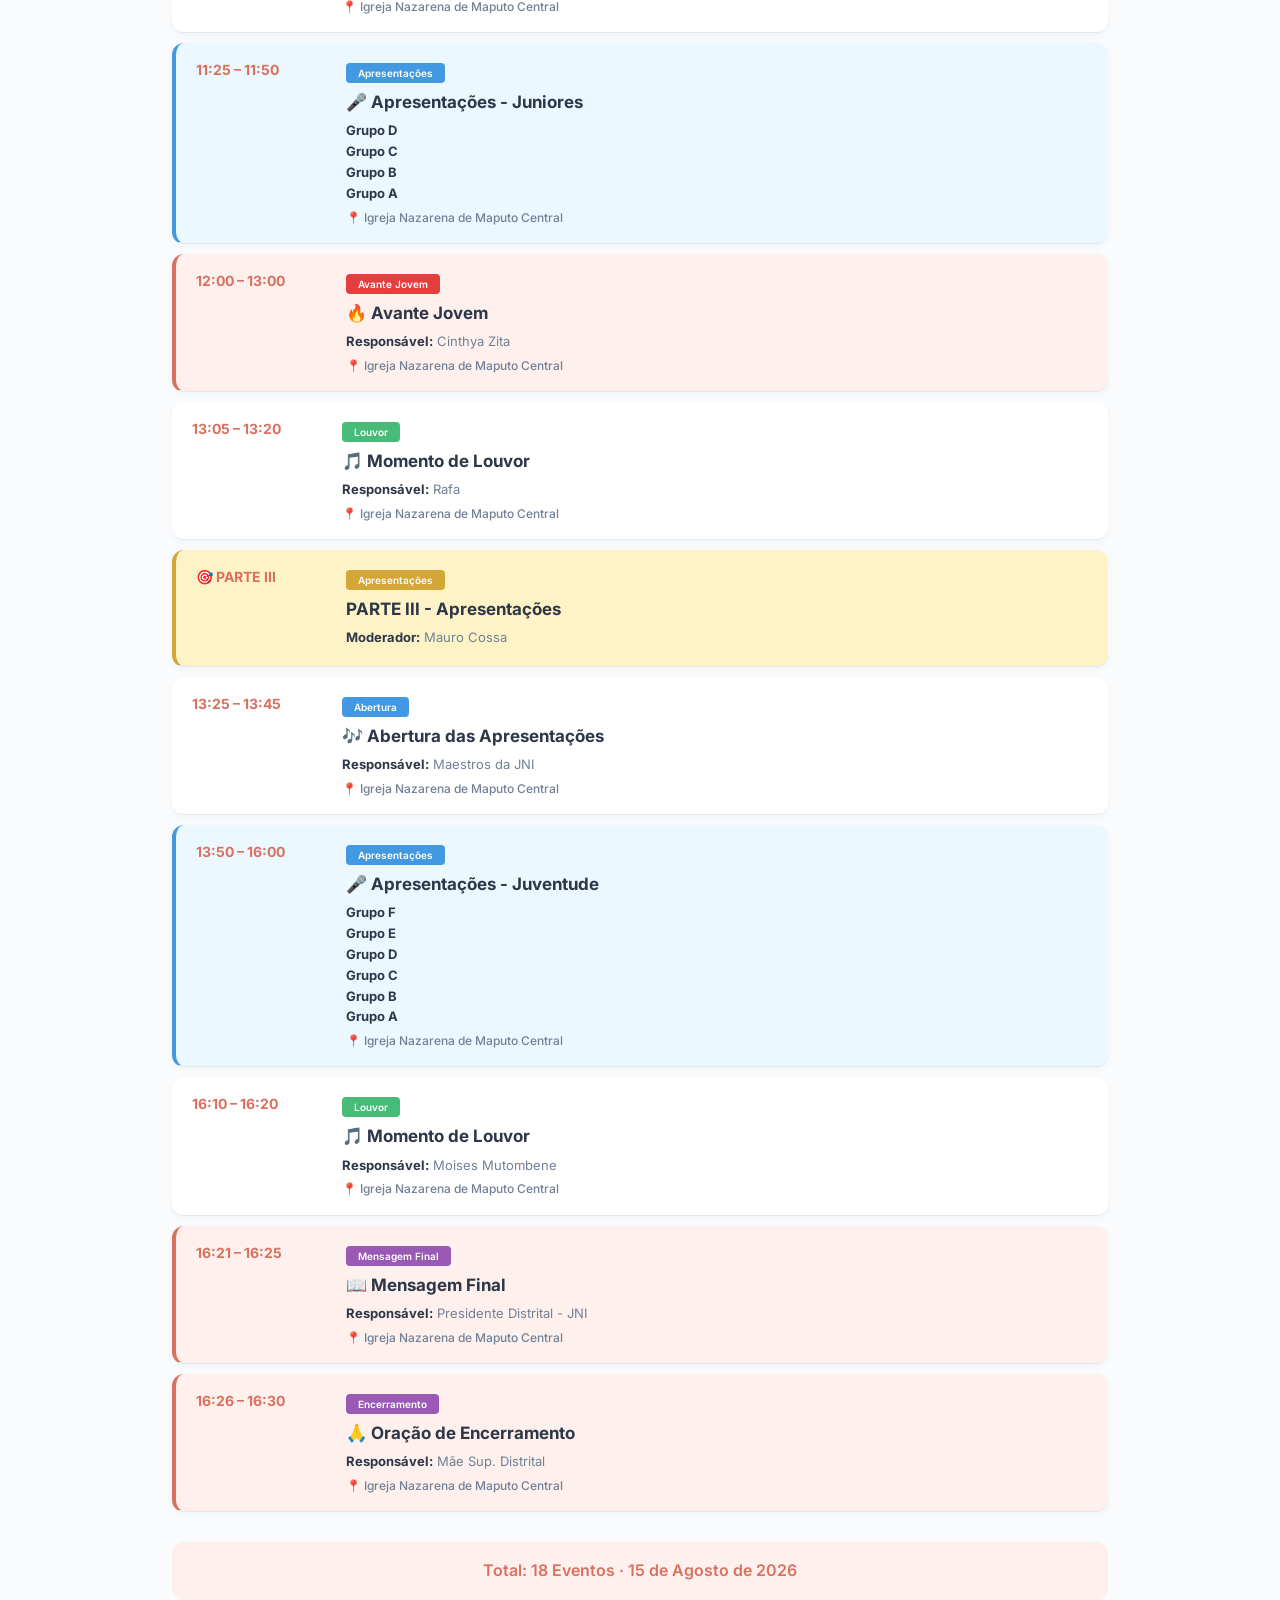
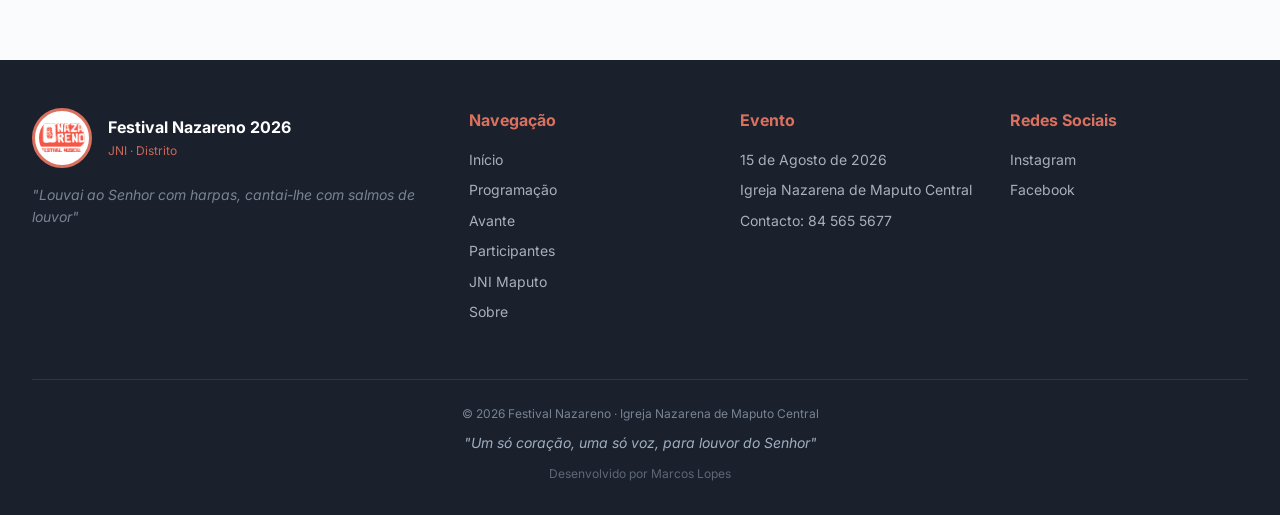
<file: programacao.html>
<!DOCTYPE html>
<html lang="pt-MZ">
<head>
    <meta charset="UTF-8">
    <meta name="viewport" content="width=device-width, initial-scale=1.0">
    <title>Programação - Festival Nazareno 2026</title>
    <link rel="stylesheet" href="style.css">
    <link href="https://fonts.googleapis.com/css2?family=Inter:wght@300;400;500;600;700;800;900&display=swap" rel="stylesheet">
    <style>
        .programacao-completa {
            padding: 40px 0 60px;
            max-width: 1000px;
            margin: 0 auto;
        }

        .page-header {
            background: linear-gradient(135deg, var(--primary-bg) 0%, #ffffff 100%);
            padding: 60px 0 40px;
            text-align: center;
            border-bottom: 2px solid var(--primary-light);
        }

        .page-header h1 {
            font-size: 40px;
            color: var(--text-dark);
        }

        .page-header p {
            color: var(--text-light);
            margin-top: 8px;
            font-size: 18px;
        }

        .programacao-item {
            display: flex;
            gap: 20px;
            padding: 16px 20px;
            border-bottom: 1px solid #e2e8f0;
            transition: background 0.3s;
            background: var(--white);
            border-radius: 12px;
            margin-bottom: 10px;
            box-shadow: 0 2px 8px rgba(0,0,0,0.04);
            align-items: flex-start;
        }

        .programacao-item:hover {
            background: var(--gray-bg);
            transform: translateX(4px);
        }

        .programacao-item.destaque {
            background: var(--primary-bg);
            border-left: 4px solid var(--primary);
            border-radius: 12px;
        }

        .programacao-item.destaque-musical {
            background: #ebf8ff;
            border-left: 4px solid #4299e1;
            border-radius: 12px;
        }

        .programacao-item.parte {
            background: #fef3c7;
            border-left: 4px solid #d4a537;
            border-radius: 12px;
        }

        .programacao-hora {
            min-width: 130px;
            font-weight: 700;
            color: var(--primary);
            font-size: 14px;
            display: flex;
            align-items: center;
            gap: 4px;
            flex-shrink: 0;
        }

        .programacao-info {
            flex: 1;
        }

        .programacao-info .categoria {
            display: inline-block;
            padding: 2px 12px;
            border-radius: 4px;
            font-size: 10px;
            font-weight: 600;
            margin-bottom: 6px;
        }

        .programacao-info .categoria.abertura { background: var(--primary); color: var(--white); }
        .programacao-info .categoria.louvor { background: #48bb78; color: var(--white); }
        .programacao-info .categoria.pregaçao { background: #d4a537; color: var(--white); }
        .programacao-info .categoria.musical { background: #4299e1; color: var(--white); }
        .programacao-info .categoria.intervalo { background: #cbd5e0; color: var(--text-dark); }
        .programacao-info .categoria.encerramento { background: #9b59b6; color: var(--white); }
        .programacao-info .categoria.avante { background: #e53e3e; color: var(--white); }
        .programacao-info .categoria.parte { background: #d4a537; color: var(--white); }

        .programacao-info h3 {
            font-size: 17px;
            color: var(--text-dark);
            margin-bottom: 4px;
        }

        .programacao-info .responsavel {
            font-size: 13px;
            color: var(--text-light);
            margin-bottom: 2px;
        }

        .programacao-info .responsavel strong {
            color: var(--text-dark);
        }

        .programacao-info .local {
            font-size: 12px;
            color: var(--text-light);
            font-weight: 500;
            display: block;
            margin-top: 4px;
        }

        .categoria-dia {
            margin-top: 40px;
            margin-bottom: 20px;
            font-size: 24px;
            font-weight: 700;
            color: var(--text-dark);
            border-left: 4px solid var(--primary);
            padding-left: 16px;
            display: flex;
            align-items: center;
            gap: 12px;
        }

        .categoria-dia .dia-icone {
            font-size: 28px;
        }

        .total-eventos {
            text-align: center;
            margin-top: 30px;
            padding: 16px;
            background: var(--primary-bg);
            border-radius: 12px;
            font-size: 16px;
            font-weight: 600;
            color: var(--primary);
        }

        @media (max-width: 768px) {
            .programacao-item {
                flex-direction: column;
                gap: 8px;
                padding: 14px 16px;
            }
            .programacao-hora {
                min-width: auto;
                font-size: 13px;
            }
            .page-header h1 {
                font-size: 28px;
            }
            .categoria-dia {
                font-size: 20px;
            }
            .programacao-info h3 {
                font-size: 15px;
            }
        }
    </style>
</head>
<body>
    <header class="header">
        <div class="container">
            <div class="logo-area">
                <div class="emblema">
                    <img src="assets/images/logo.png" alt="Logo" class="logo-img" onerror="this.src='https://via.placeholder.com/80x80?text=JNI'">
                </div>
                <div class="titulo-logo">
                    <span class="pequeno">Igreja Nazarena de Maputo Central</span>
                    <h1>Festival Nazareno 2026</h1>
                    <span class="subtitulo">JNI · Distrito</span>
                </div>
            </div>
            <nav class="nav">
                <button class="mobile-menu-btn" id="mobileMenuBtn">☰</button>
                <ul class="nav-list" id="navList">
                    <li><a href="index.html">Início</a></li>
                    <li><a href="programacao.html" class="active">Programação</a></li>
                    <li><a href="avante.html">Avante</a></li>
                    <li><a href="participantes.html">Participantes</a></li>
                    <li><a href="jni.html">JNI Maputo</a></li>
                    <li><a href="sobre.html">Sobre</a></li>
                </ul>
            </nav>
        </div>
    </header>

    <main>
        <section class="page-header">
            <div class="container">
                <h1>Programação do Festival</h1>
                <p>15 de Agosto de 2026 · Igreja Nazarena de Maputo Central</p>
                <p style="font-size: 16px; color: var(--secondary);"><strong>Moderador:</strong> Mauro Cossa</p>
            </div>
        </section>

        <section class="programacao-completa">
            <div class="container">
                <div class="categoria-dia">
                    <span class="dia-icone">📅</span>
                    15 de Agosto de 2026
                </div>

                <!-- PARTE I -->
                <div class="programacao-item parte">
                    <div class="programacao-hora">🎯 PARTE I</div>
                    <div class="programacao-info">
                        <span class="categoria parte">Abertura</span>
                        <h3>PARTE I - Abertura</h3>
                        <p class="responsavel"><strong>Moderador:</strong> Mauro Cossa</p>
                    </div>
                </div>

                <div class="programacao-item">
                    <div class="programacao-hora">08:50 – 09:30</div>
                    <div class="programacao-info">
                        <span class="categoria louvor">Louvor</span>
                        <h3>Hinos de Abertura (Prelúdio)</h3>
                        <p class="responsavel"><strong>Responsável:</strong> Coro Distrital</p>
                        <span class="local">📍 Igreja Nazarena de Maputo Central</span>
                    </div>
                </div>

                <div class="programacao-item">
                    <div class="programacao-hora">09:35 – 09:40</div>
                    <div class="programacao-info">
                        <span class="categoria abertura">Oração</span>
                        <h3>Oração de Abertura</h3>
                        <p class="responsavel"><strong>Responsável:</strong> Rev. Salomão Tivane</p>
                        <span class="local">📍 Igreja Nazarena de Maputo Central</span>
                    </div>
                </div>

                <div class="programacao-item">
                    <div class="programacao-hora">09:42 – 09:50</div>
                    <div class="programacao-info">
                        <span class="categoria abertura">Palavra Inicial</span>
                        <h3>Palavra Inicial</h3>
                        <p class="responsavel"><strong>Responsável:</strong> Superintendente Distrital</p>
                        <span class="local">📍 Igreja Nazarena de Maputo Central</span>
                    </div>
                </div>

                <div class="programacao-item destaque">
                    <div class="programacao-hora">09:50 – 10:25</div>
                    <div class="programacao-info">
                        <span class="categoria louvor">Louvor</span>
                        <h3>🎵 Momento de Louvor</h3>
                        <p class="responsavel"><strong>Responsável:</strong> Delfina Bucuane</p>
                        <span class="local">📍 Igreja Nazarena de Maputo Central</span>
                    </div>
                </div>

                <div class="programacao-item destaque">
                    <div class="programacao-hora">10:30 – 11:00</div>
                    <div class="programacao-info">
                        <span class="categoria pregaçao">Pregação ★</span>
                        <h3>📖 Palavra de Deus</h3>
                        <p class="responsavel"><strong>Responsável:</strong> Pastor Edelson Zitha</p>
                        <span class="local">📍 Igreja Nazarena de Maputo Central</span>
                    </div>
                </div>

                <!-- PARTE II -->
                <div class="programacao-item parte">
                    <div class="programacao-hora">🎯 PARTE II</div>
                    <div class="programacao-info">
                        <span class="categoria parte">Apresentações</span>
                        <h3>PARTE II - Apresentações</h3>
                        <p class="responsavel"><strong>Moderador:</strong> Mauro Cossa</p>
                    </div>
                </div>

                <div class="programacao-item">
                    <div class="programacao-hora">11:05 – 11:20</div>
                    <div class="programacao-info">
                        <span class="categoria louvor">Louvor</span>
                        <h3>🎵 Momento de Louvor</h3>
                        <p class="responsavel"><strong>Responsável:</strong> Coro Distrital</p>
                        <span class="local">📍 Igreja Nazarena de Maputo Central</span>
                    </div>
                </div>

                <div class="programacao-item destaque-musical">
                    <div class="programacao-hora">11:25 – 11:50</div>
                    <div class="programacao-info">
                        <span class="categoria musical">Apresentações</span>
                        <h3>🎤 Apresentações - Juniores</h3>
                        <p class="responsavel">
                            <strong>Grupo D</strong><br>
                            <strong>Grupo C</strong><br>
                            <strong>Grupo B</strong><br>
                            <strong>Grupo A</strong>
                        </p>
                        <span class="local">📍 Igreja Nazarena de Maputo Central</span>
                    </div>
                </div>

                <div class="programacao-item destaque">
                    <div class="programacao-hora">12:00 – 13:00</div>
                    <div class="programacao-info">
                        <span class="categoria avante">Avante Jovem</span>
                        <h3>🔥 Avante Jovem</h3>
                        <p class="responsavel"><strong>Responsável:</strong> Cinthya Zita</p>
                        <span class="local">📍 Igreja Nazarena de Maputo Central</span>
                    </div>
                </div>

                <div class="programacao-item">
                    <div class="programacao-hora">13:05 – 13:20</div>
                    <div class="programacao-info">
                        <span class="categoria louvor">Louvor</span>
                        <h3>🎵 Momento de Louvor</h3>
                        <p class="responsavel"><strong>Responsável:</strong> Rafa</p>
                        <span class="local">📍 Igreja Nazarena de Maputo Central</span>
                    </div>
                </div>

                <!-- PARTE III -->
                <div class="programacao-item parte">
                    <div class="programacao-hora">🎯 PARTE III</div>
                    <div class="programacao-info">
                        <span class="categoria parte">Apresentações</span>
                        <h3>PARTE III - Apresentações</h3>
                        <p class="responsavel"><strong>Moderador:</strong> Mauro Cossa</p>
                    </div>
                </div>

                <div class="programacao-item">
                    <div class="programacao-hora">13:25 – 13:45</div>
                    <div class="programacao-info">
                        <span class="categoria musical">Abertura</span>
                        <h3>🎶 Abertura das Apresentações</h3>
                        <p class="responsavel"><strong>Responsável:</strong> Maestros da JNI</p>
                        <span class="local">📍 Igreja Nazarena de Maputo Central</span>
                    </div>
                </div>

                <div class="programacao-item destaque-musical">
                    <div class="programacao-hora">13:50 – 16:00</div>
                    <div class="programacao-info">
                        <span class="categoria musical">Apresentações</span>
                        <h3>🎤 Apresentações - Juventude</h3>
                        <p class="responsavel">
                            <strong>Grupo F</strong><br>
                            <strong>Grupo E</strong><br>
                            <strong>Grupo D</strong><br>
                            <strong>Grupo C</strong><br>
                            <strong>Grupo B</strong><br>
                            <strong>Grupo A</strong>
                        </p>
                        <span class="local">📍 Igreja Nazarena de Maputo Central</span>
                    </div>
                </div>

                <div class="programacao-item">
                    <div class="programacao-hora">16:10 – 16:20</div>
                    <div class="programacao-info">
                        <span class="categoria louvor">Louvor</span>
                        <h3>🎵 Momento de Louvor</h3>
                        <p class="responsavel"><strong>Responsável:</strong> Moises Mutombene</p>
                        <span class="local">📍 Igreja Nazarena de Maputo Central</span>
                    </div>
                </div>

                <!-- Encerramento -->
                <div class="programacao-item destaque">
                    <div class="programacao-hora">16:21 – 16:25</div>
                    <div class="programacao-info">
                        <span class="categoria encerramento">Mensagem Final</span>
                        <h3>📖 Mensagem Final</h3>
                        <p class="responsavel"><strong>Responsável:</strong> Presidente Distrital - JNI</p>
                        <span class="local">📍 Igreja Nazarena de Maputo Central</span>
                    </div>
                </div>

                <div class="programacao-item destaque">
                    <div class="programacao-hora">16:26 – 16:30</div>
                    <div class="programacao-info">
                        <span class="categoria encerramento">Encerramento</span>
                        <h3>🙏 Oração de Encerramento</h3>
                        <p class="responsavel"><strong>Responsável:</strong> Mãe Sup. Distrital</p>
                        <span class="local">📍 Igreja Nazarena de Maputo Central</span>
                    </div>
                </div>

                <div class="total-eventos">
                    Total: 18 Eventos · 15 de Agosto de 2026
                </div>
            </div>
        </section>
    </main>

    <footer class="footer">
        <div class="container">
            <div class="footer-content">
                <div class="footer-info">
                    <div class="footer-logo">
                        <img src="assets/images/logo.png" alt="Logo" class="logo-footer" onerror="this.src='https://via.placeholder.com/50x50?text=JNI'">
                        <div>
                            <h3>Festival Nazareno 2026</h3>
                            <p>JNI · Distrito</p>
                        </div>
                    </div>
                    <p class="footer-desc">"Louvai ao Senhor com harpas, cantai-lhe com salmos de louvor"</p>
                </div>
                <div class="footer-links">
                    <div>
                        <h4>Navegação</h4>
                        <ul>
                            <li><a href="index.html">Início</a></li>
                            <li><a href="programacao.html">Programação</a></li>
                            <li><a href="avante.html">Avante</a></li>
                            <li><a href="participantes.html">Participantes</a></li>
                            <li><a href="jni.html">JNI Maputo</a></li>
                            <li><a href="sobre.html">Sobre</a></li>
                        </ul>
                    </div>
                    <div>
                        <h4>Evento</h4>
                        <ul>
                            <li>15 de Agosto de 2026</li>
                            <li>Igreja Nazarena de Maputo Central</li>
                            <li>Contacto: 84 565 5677</li>
                        </ul>
                    </div>
                    <div>
                        <h4>Redes Sociais</h4>
                        <ul>
                            <li><a href="https://www.instagram.com/jni_distrito_de_maputo?igsh=MW4zZWUwYmVlNW1xcA==" target="_blank">Instagram</a></li>
                            <li><a href="https://www.facebook.com/share/19KG9htsmF/" target="_blank">Facebook</a></li>
                        </ul>
                    </div>
                </div>
            </div>
            <div class="footer-bottom">
                <p>© 2026 Festival Nazareno · Igreja Nazarena de Maputo Central</p>
                <p class="lema-footer">"Um só coração, uma só voz, para louvor do Senhor"</p>
                <p style="margin-top: 10px; font-size: 12px; opacity: 0.5; color: #a0aec0;">
                    Desenvolvido por Marcos Lopes
                </p>
            </div>
        </div>
    </footer>

    <script>
        var mobileMenuBtn = document.getElementById('mobileMenuBtn');
        var navList = document.getElementById('navList');

        if (mobileMenuBtn) {
            mobileMenuBtn.addEventListener('click', function() {
                navList.classList.toggle('active');
            });
        }

        var navLinks = document.querySelectorAll('.nav-list a');
        for (var i = 0; i < navLinks.length; i++) {
            navLinks[i].addEventListener('click', function() {
                navList.classList.remove('active');
            });
        }
    </script>
</body>
</html>
</file>
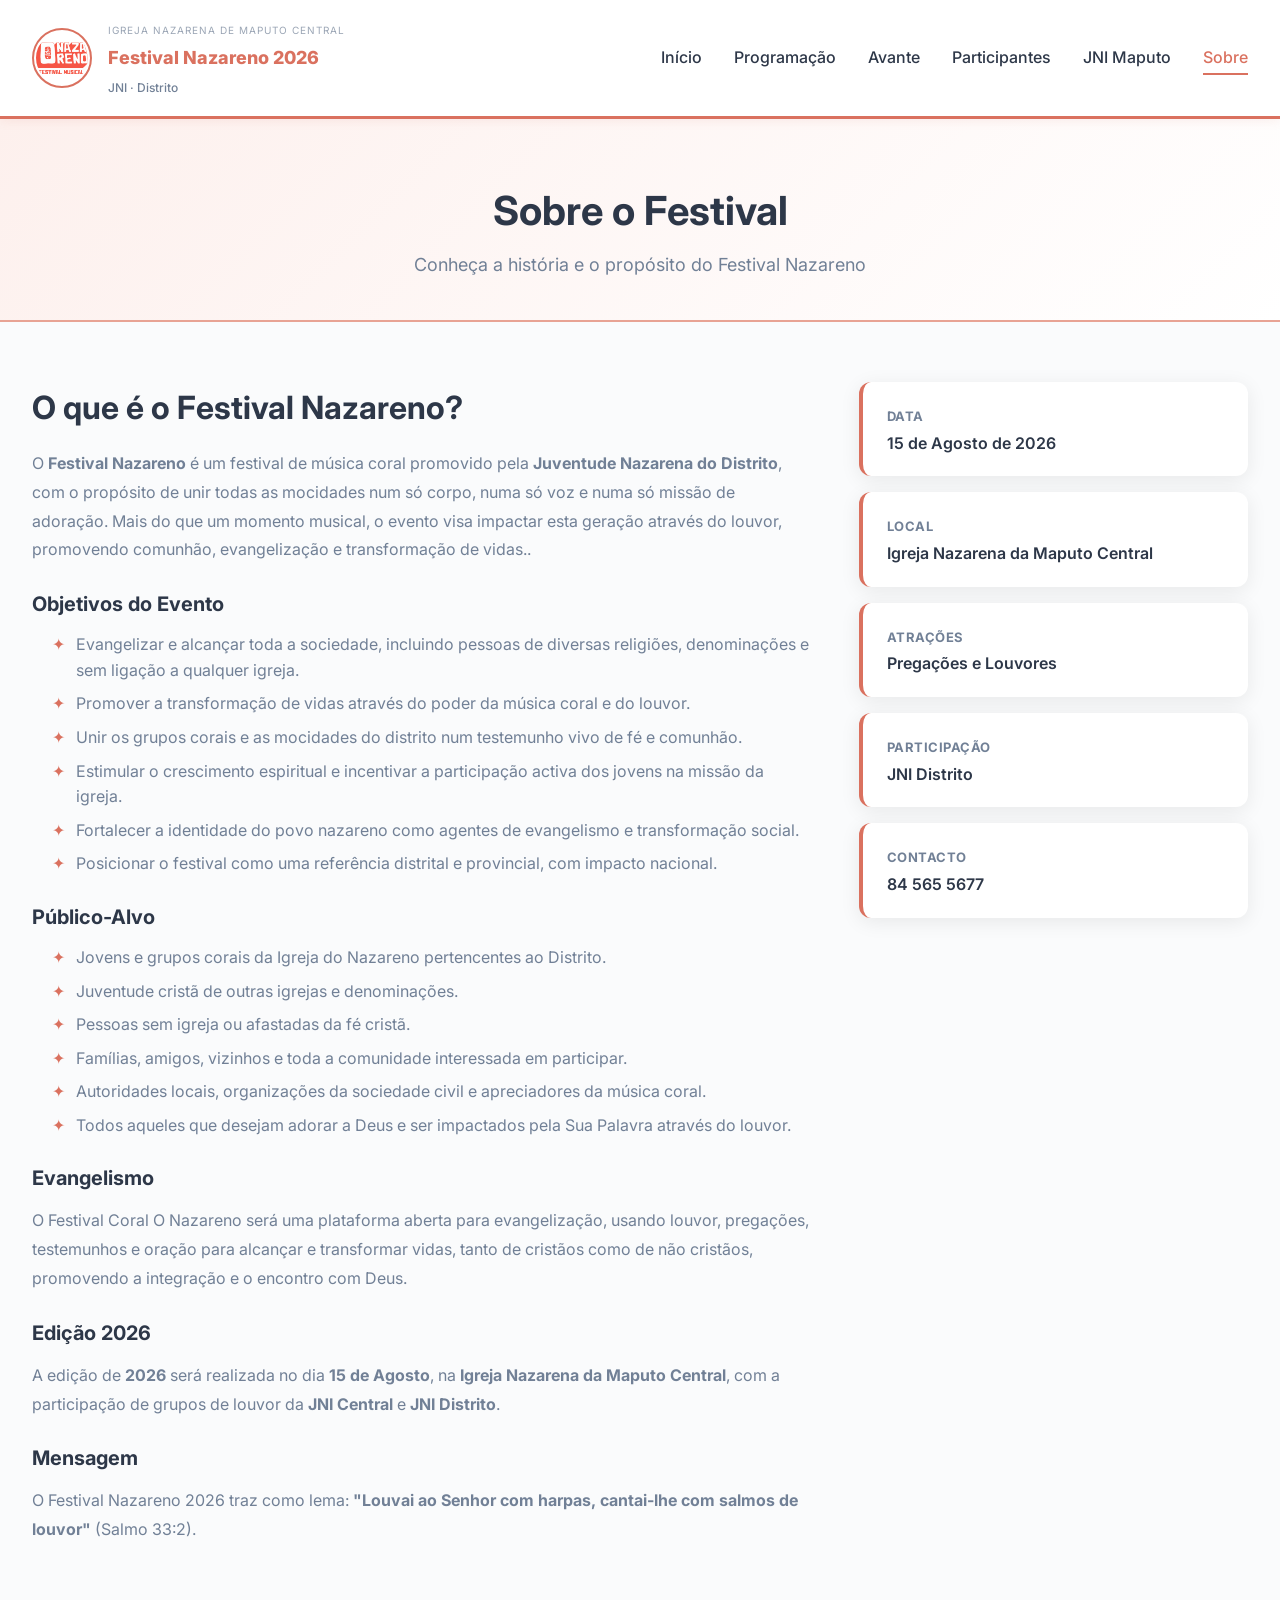
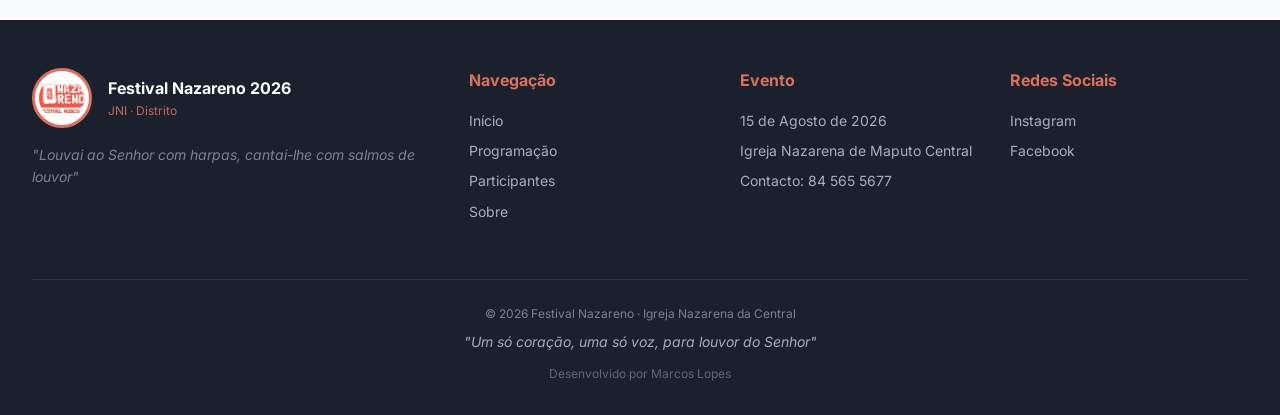
<file: sobre.html>
<!DOCTYPE html>
<html lang="pt-MZ">
<head>
    <meta charset="UTF-8">
    <meta name="viewport" content="width=device-width, initial-scale=1.0">
    <title>Sobre - Festival Nazareno 2026</title>
    <link rel="stylesheet" href="style.css">
    <link href="https://fonts.googleapis.com/css2?family=Inter:wght@300;400;500;600;700;800;900&display=swap" rel="stylesheet">
    <style>
        .sobre-page {
            padding: 40px 0 60px;
        }

        .page-header {
            background: linear-gradient(135deg, var(--primary-bg) 0%, #ffffff 100%);
            padding: 60px 0 40px;
            text-align: center;
            border-bottom: 2px solid var(--primary-light);
        }

        .page-header h1 {
            font-size: 40px;
            color: var(--text-dark);
        }

        .page-header p {
            color: var(--text-light);
            margin-top: 8px;
            font-size: 18px;
        }

        .sobre-grid {
            display: grid;
            grid-template-columns: 2fr 1fr;
            gap: 48px;
            margin-top: 20px;
        }

        .sobre-info h2 {
            font-size: 32px;
            color: var(--text-dark);
            margin-bottom: 16px;
        }

        .sobre-info h3 {
            font-size: 20px;
            color: var(--text-dark);
            margin: 24px 0 12px;
        }

        .sobre-info p {
            color: var(--text-light);
            line-height: 1.8;
            margin-bottom: 16px;
        }

        .sobre-info ul {
            padding-left: 20px;
            margin-bottom: 16px;
        }

        .sobre-info li {
            color: var(--text-light);
            margin-bottom: 8px;
            list-style: none;
            padding-left: 24px;
            position: relative;
        }

        .sobre-info li::before {
            content: "✦";
            position: absolute;
            left: 0;
            color: var(--primary);
        }

        .sobre-lateral {
            display: flex;
            flex-direction: column;
            gap: 16px;
        }

        .card-info {
            background: var(--white);
            padding: 20px 24px;
            border-radius: 12px;
            box-shadow: var(--shadow);
            border-left: 4px solid var(--primary);
        }

        .card-info h4 {
            font-size: 13px;
            color: var(--text-light);
            text-transform: uppercase;
            letter-spacing: 0.5px;
            margin-bottom: 4px;
        }

        .card-info p {
            font-size: 16px;
            font-weight: 600;
            color: var(--text-dark);
            margin: 0;
        }

        .card-info .card-icone {
            font-size: 28px;
            display: block;
            margin-bottom: 4px;
        }

        @media (max-width: 768px) {
            .sobre-grid {
                grid-template-columns: 1fr;
                gap: 32px;
            }
            .page-header h1 {
                font-size: 28px;
            }
            .sobre-info h2 {
                font-size: 26px;
            }
        }
    </style>
</head>
<body>
    <header class="header">
        <div class="container">
            <div class="logo-area">
                <div class="emblema">
                    <img src="assets/images/logo.png" alt="Logo" class="logo-img" onerror="this.src='https://via.placeholder.com/80x80?text=JNI'">
                </div>
                <div class="titulo-logo">
                    <span class="pequeno">Igreja Nazarena de Maputo Central</span>
                    <h1>Festival Nazareno 2026</h1>
                    <span class="subtitulo">JNI · Distrito</span>
                </div>
            </div>
            <nav class="nav">
                <button class="mobile-menu-btn" id="mobileMenuBtn">☰</button>
                <ul class="nav-list" id="navList">
                    <li><a href="index.html">Início</a></li>
                    <li><a href="programacao.html">Programação</a></li>
                    <li><a href="avante.html">Avante</a></li>
                    <li><a href="participantes.html">Participantes</a></li>
                     <li><a href="jni.html">JNI Maputo</a></li>
                    <li><a href="sobre.html" class="active">Sobre</a></li>
                </ul>
            </nav>
        </div>
    </header>

    <main>
        <section class="page-header">
            <div class="container">
                <h1>Sobre o Festival</h1>
                <p>Conheça a história e o propósito do Festival Nazareno</p>
            </div>
        </section>

        <section class="sobre-page">
            <div class="container">
                <div class="sobre-grid">
                    <div class="sobre-info">
                        <h2> O que é o Festival Nazareno?</h2>
                        <p>O <strong>Festival Nazareno</strong> é um festival de música coral promovido pela <strong>Juventude Nazarena do  Distrito</strong>, com o propósito de unir todas as mocidades num só corpo, numa só voz e numa só missão de adoração. Mais do que um momento musical, o evento visa impactar esta geração através do louvor, promovendo comunhão, evangelização e transformação de vidas..</p>
                        
                        <h3> Objetivos do Evento</h3>
                        <ul>
                            <li>Evangelizar e alcançar toda a sociedade, incluindo pessoas de diversas religiões, denominações e sem ligação a qualquer igreja.</li>
                            <li>Promover a transformação de vidas através do poder da música coral e do louvor.</li>
                            <li>Unir os grupos corais e as mocidades do distrito num testemunho vivo de fé e comunhão.</li>
                            <li>Estimular o crescimento espiritual e incentivar a participação activa dos jovens na missão da igreja.</li>
                            <li>Fortalecer a identidade do povo nazareno como agentes de evangelismo e transformação social.</li>
                            <li>Posicionar o festival como uma referência distrital e provincial, com impacto nacional.</li>
                        </ul>
                        
                         <h3>Público-Alvo</h3>
                          <ul>
                           <li>Jovens e grupos corais da Igreja do Nazareno pertencentes ao Distrito.</li>
                           <li>Juventude cristã de outras igrejas e denominações.</li>
                           <li>Pessoas sem igreja ou afastadas da fé cristã.</li>
                           <li>Famílias, amigos, vizinhos e toda a comunidade interessada em participar.</li>
                           <li>Autoridades locais, organizações da sociedade civil e apreciadores da música coral.</li>
                           <li>Todos aqueles que desejam adorar a Deus e ser impactados pela Sua Palavra através do louvor.</li>
                         </ul>

                          <h3>Evangelismo</h3>
                          <p>O Festival Coral O Nazareno será uma plataforma aberta para evangelização, usando louvor, pregações, testemunhos e oração para alcançar e transformar vidas, tanto de cristãos como de não cristãos, promovendo a integração e o encontro com Deus.</p>
                        <h3> Edição 2026</h3>
                        <p>A edição de <strong>2026</strong> será realizada no dia <strong>15 de Agosto</strong>, na <strong>Igreja Nazarena da Maputo Central</strong>, com a participação de grupos de louvor da <strong>JNI Central</strong> e <strong>JNI Distrito</strong>.</p>
                        
                        <h3> Mensagem</h3>
                        <p>O Festival Nazareno 2026 traz como lema: <strong>"Louvai ao Senhor com harpas, cantai-lhe com salmos de louvor"</strong> (Salmo 33:2).</p>
                    </div>

                    <div class="sobre-lateral">
                        <div class="card-info">
                            <span class="card-icone"></span>
                            <h4>Data</h4>
                            <p>15 de Agosto de 2026</p>
                        </div>
                        <div class="card-info">
                            <span class="card-icone"></span>
                            <h4>Local</h4>
                            <p>Igreja Nazarena da Maputo Central</p>
                        </div>
                        <div class="card-info">
                            <span class="card-icone"></span>
                            <h4>Atrações</h4>
                            <p>Pregações e Louvores</p>
                        </div>
                        <div class="card-info">
                            <span class="card-icone"></span>
                            <h4>Participação</h4>
                            <p>JNI Distrito</p>
                        </div>
                        <div class="card-info">
                            <span class="card-icone"></span>
                            <h4>Contacto</h4>
                            <p>84 565 5677</p>
                        </div>
                    </div>
                </div>
            </div>
        </section>
    </main>

    <footer class="footer">
        <div class="container">
            <div class="footer-content">
                <div class="footer-info">
                    <div class="footer-logo">
                        <img src="assets/images/logo.png" alt="Logo" class="logo-footer" onerror="this.src='https://via.placeholder.com/50x50?text=JNI'">
                        <div>
                            <h3>Festival Nazareno 2026</h3>
                            <p>JNI · Distrito</p>
                        </div>
                    </div>
                    <p class="footer-desc">"Louvai ao Senhor com harpas, cantai-lhe com salmos de louvor"</p>
                </div>
                <div class="footer-links">
                    <div>
                        <h4>Navegação</h4>
                        <ul>
                            <li><a href="index.html">Início</a></li>
                            <li><a href="programacao.html">Programação</a></li>
                            <li><a href="participantes.html">Participantes</a></li>
                            <li><a href="sobre.html">Sobre</a></li>
                        </ul>
                    </div>
                    <div>
                        <h4>Evento</h4>
                        <ul>
                            <li>15 de Agosto de 2026</li>
                            <li>Igreja Nazarena de Maputo Central</li>
                            <li>Contacto: 84 565 5677</li>
                        </ul>
                    </div>
                    <div>
                        <h4>Redes Sociais</h4>
                        <ul>
                           <li><a href="https://www.instagram.com/jni_distrito_de_maputo?igsh=MW4zZWUwYmVlNW1xcA==" target="_blank" rel="noopener noreferrer">Instagram</a></li>
                           <li><a href="https://www.facebook.com/share/19KG9htsmF/" target="_blank" rel="noopener noreferrer">Facebook</a></li>
                            
                        </ul>
                    </div>
                </div>
            </div>
            <div class="footer-bottom">
                <p>© 2026 Festival Nazareno · Igreja Nazarena da Central</p>
                <p class="lema-footer">"Um só coração, uma só voz, para louvor do Senhor"</p>
                  <p style="margin-top: 10px; font-size: 12px; opacity: 0.5; color: #a0aec0;">
                Desenvolvido por Marcos Lopes
            </p>
            </div>
        </div>
    </footer>

    <script>
        var mobileMenuBtn = document.getElementById('mobileMenuBtn');
        var navList = document.getElementById('navList');

        if (mobileMenuBtn) {
            mobileMenuBtn.addEventListener('click', function() {
                navList.classList.toggle('active');
            });
        }

        var navLinks = document.querySelectorAll('.nav-list a');
        for (var i = 0; i < navLinks.length; i++) {
            navLinks[i].addEventListener('click', function() {
                navList.classList.remove('active');
            });
        }
    </script>
</body>
</html>
</file>
<file: style.css>
/* ============================================
   FESTIVAL NAZARENO 2026 - CSS COMPLETO
   ============================================ */

* {
    margin: 0;
    padding: 0;
    box-sizing: border-box;
}

:root {
    --primary: #da715f;
    --primary-dark: #c45a47;
    --primary-light: #e8a394;
    --primary-bg: #fdf0ed;
    --text-dark: #2d3748;
    --text-light: #718096;
    --white: #ffffff;
    --gray-bg: #f7fafc;
    --shadow: 0 4px 20px rgba(0,0,0,0.08);
}

body {
    font-family: 'Inter', -apple-system, BlinkMacSystemFont, 'Segoe UI', sans-serif;
    line-height: 1.6;
    color: var(--text-dark);
    background-color: #fafbfc;
}

.container {
    max-width: 1280px;
    margin: 0 auto;
    padding: 0 32px;
}

/* ============================================
   HEADER
   ============================================ */
.header {
    background: var(--white);
    padding: 16px 0;
    position: sticky;
    top: 0;
    z-index: 1000;
    border-bottom: 3px solid var(--primary);
    box-shadow: 0 2px 10px rgba(218, 113, 95, 0.1);
}

.header .container {
    display: flex;
    justify-content: space-between;
    align-items: center;
    flex-wrap: wrap;
}

.logo-area {
    display: flex;
    align-items: center;
    gap: 16px;
}

.logo-img {
    width: 60px;
    height: 60px;
    object-fit: contain;
    display: block;
    border-radius: 50%;
    border: 2px solid var(--primary);
    background: var(--white);
    padding: 2px;
}

.titulo-logo .pequeno {
    font-size: 10px;
    opacity: 0.7;
    color: var(--text-light);
    text-transform: uppercase;
    letter-spacing: 1px;
}

.titulo-logo h1 {
    font-size: 18px;
    font-weight: 800;
    margin: 2px 0;
    color: var(--primary);
}

.titulo-logo .subtitulo {
    font-size: 12px;
    color: var(--text-light);
    font-weight: 500;
}

.nav-list {
    display: flex;
    list-style: none;
    gap: 32px;
}

.nav-list a {
    color: var(--text-dark);
    text-decoration: none;
    font-weight: 500;
    transition: all 0.3s;
    padding: 8px 0;
    position: relative;
}

.nav-list a::after {
    content: '';
    position: absolute;
    bottom: 0;
    left: 0;
    width: 0;
    height: 2px;
    background: var(--primary);
    transition: width 0.3s;
}

.nav-list a:hover::after,
.nav-list a.active::after {
    width: 100%;
}

.nav-list a:hover,
.nav-list a.active {
    color: var(--primary);
}

.mobile-menu-btn {
    display: none;
    background: none;
    border: none;
    color: var(--text-dark);
    font-size: 24px;
    cursor: pointer;
}

/* ============================================
   HERO
   ============================================ */
.hero {
    background: linear-gradient(135deg, var(--primary-bg) 0%, #ffffff 100%);
    padding: 80px 0 60px;
    border-bottom: 2px solid var(--primary-light);
}

.hero-content {
    display: grid;
    grid-template-columns: 1fr auto;
    gap: 48px;
    align-items: center;
}

.hero-tag {
    display: inline-block;
    background: var(--primary);
    color: var(--white);
    padding: 4px 16px;
    border-radius: 20px;
    font-size: 12px;
    font-weight: 600;
    margin-bottom: 24px;
}

.hero-texto h2 {
    font-size: 52px;
    font-weight: 900;
    color: var(--primary);
    margin-bottom: 4px;
}

.hero-texto h3 {
    font-size: 32px;
    font-weight: 700;
    color: var(--text-dark);
    margin-bottom: 16px;
}

.hero-texto .lema {
    font-size: 18px;
    font-style: italic;
    padding: 16px 20px;
    background: rgba(218, 113, 95, 0.08);
    border-left: 4px solid var(--primary);
    margin-bottom: 24px;
    color: var(--text-dark);
    border-radius: 0 8px 8px 0;
}

.hero-info {
    display: flex;
    gap: 24px;
    margin-bottom: 28px;
    flex-wrap: wrap;
}

.info-item {
    display: flex;
    align-items: center;
    gap: 8px;
    color: var(--text-dark);
    font-size: 14px;
}

.hero-botoes {
    display: flex;
    gap: 16px;
    flex-wrap: wrap;
}

.btn {
    display: inline-block;
    padding: 12px 32px;
    text-decoration: none;
    border-radius: 8px;
    font-weight: 600;
    transition: all 0.3s;
}

.btn-primary {
    background: var(--primary);
    color: var(--white);
}

.btn-primary:hover {
    background: var(--primary-dark);
    transform: translateY(-2px);
    box-shadow: 0 8px 25px rgba(218, 113, 95, 0.3);
}

.btn-secondary {
    background: transparent;
    color: var(--primary);
    border: 2px solid var(--primary);
}

.btn-secondary:hover {
    background: var(--primary);
    color: var(--white);
    transform: translateY(-2px);
}

/* ============================================
   SECTION HEADER
   ============================================ */
.section-header {
    text-align: center;
    margin-bottom: 48px;
}

.section-tag {
    display: inline-block;
    background: var(--primary);
    color: var(--white);
    padding: 4px 16px;
    border-radius: 20px;
    font-size: 12px;
    font-weight: 600;
    margin-bottom: 12px;
}

.section-header h2 {
    font-size: 36px;
    color: var(--text-dark);
}

.section-header p {
    color: var(--text-light);
    margin-top: 8px;
}

/* ============================================
   CONTEXTUALIZAÇÃO
   ============================================ */
.contexto {
    padding: 80px 0;
    background: var(--white);
}

.contexto-grid {
    display: grid;
    grid-template-columns: 1fr 1fr;
    gap: 48px;
    align-items: center;
}

.contexto-texto h2 {
    font-size: 32px;
    color: var(--text-dark);
    margin-bottom: 20px;
}

.contexto-texto p {
    color: var(--text-light);
    line-height: 1.8;
    margin-bottom: 16px;
}

.contexto-texto blockquote {
    font-size: 20px;
    font-style: italic;
    color: var(--primary);
    padding: 20px 24px;
    border-left: 4px solid var(--primary);
    background: var(--primary-bg);
    margin: 24px 0;
    border-radius: 0 8px 8px 0;
}

.card-destaque-contexto {
    background: var(--primary-bg);
    border-radius: 16px;
    padding: 24px;
    text-align: center;
    border: 1px solid rgba(218, 113, 95, 0.2);
    transition: all 0.3s;
}

.card-destaque-contexto:hover {
    transform: translateY(-4px);
    box-shadow: var(--shadow);
    border-color: var(--primary);
}

.numero-destaque {
    font-size: 48px;
    font-weight: 900;
    color: var(--primary);
    display: block;
    line-height: 1;
}

.card-destaque-contexto p {
    color: var(--text-light);
    font-size: 14px;
    margin-top: 8px;
}

/* ============================================
   CARROSSEL - VERSÃO MELHORADA (SEM PARTES PRETAS)
   ============================================ */
.carrossel-section {
    padding: 60px 0;
    background: var(--white);
}

.carrossel-container {
    position: relative;
    max-width: 900px;
    margin: 0 auto;
    border-radius: 16px;
    overflow: hidden;
    box-shadow: var(--shadow);
    background: #1a202c;
}

.carrossel-wrapper {
    overflow: hidden;
    position: relative;
    width: 100%;
}

.carrossel-track {
    display: flex;
    transition: transform 0.5s ease;
    width: 100%;
}

.carrossel-slide {
    min-width: 100%;
    position: relative;
    width: 100%;
    flex-shrink: 0;
    background: #1a202c;
}

/* CORREÇÃO: imagem ocupa 100% do slide */
.carrossel-img {
    display: block;
    width: 100%;
    height: 100%;
    object-fit: cover;
}

/* Desktop - proporção 16:9 */
@media (min-width: 769px) {
    .carrossel-slide {
        aspect-ratio: 16/9;
    }
    
    .carrossel-img {
        aspect-ratio: 16/9;
    }
}

/* Tablet - proporção 4:3 */
@media (max-width: 768px) and (min-width: 481px) {
    .carrossel-slide {
        aspect-ratio: 4/3;
    }
    
    .carrossel-img {
        aspect-ratio: 4/3;
    }
}

/* Mobile - proporção 1:1 (quadrada) */
@media (max-width: 480px) {
    .carrossel-slide {
        aspect-ratio: 1/1;
    }
    
    .carrossel-img {
        aspect-ratio: 1/1;
        object-fit: cover;
    }
}

.carrossel-legenda {
    position: absolute;
    bottom: 0;
    left: 0;
    right: 0;
    padding: 20px;
    background: linear-gradient(transparent, rgba(0,0,0,0.75));
    color: var(--white);
    font-size: 16px;
    font-weight: 600;
    text-align: center;
    letter-spacing: 0.5px;
    z-index: 5;
    pointer-events: none;
}

.carrossel-btn {
    position: absolute;
    top: 50%;
    transform: translateY(-50%);
    background: rgba(0,0,0,0.5);
    color: var(--white);
    border: none;
    width: 44px;
    height: 44px;
    border-radius: 50%;
    font-size: 20px;
    cursor: pointer;
    transition: all 0.3s;
    z-index: 10;
    display: flex;
    align-items: center;
    justify-content: center;
}

.carrossel-btn:hover {
    background: var(--primary);
    transform: translateY(-50%) scale(1.05);
}

.carrossel-btn.prev { left: 12px; }
.carrossel-btn.next { right: 12px; }

.carrossel-indicadores {
    display: flex;
    justify-content: center;
    gap: 10px;
    margin-top: 16px;
}

.indicador {
    width: 12px;
    height: 12px;
    border-radius: 50%;
    background: #cbd5e0;
    cursor: pointer;
    transition: all 0.3s;
    border: none;
}

.indicador.active {
    background: var(--primary);
    width: 32px;
    border-radius: 6px;
}

/* Ajustes para mobile */
@media (max-width: 768px) {
    .carrossel-btn {
        width: 32px;
        height: 32px;
        font-size: 14px;
    }
    
    .carrossel-legenda {
        font-size: 13px;
        padding: 12px;
    }
}

@media (max-width: 480px) {
    .carrossel-btn {
        width: 28px;
        height: 28px;
        font-size: 12px;
    }
    
    .carrossel-btn.prev { left: 6px; }
    .carrossel-btn.next { right: 6px; }
    
    .carrossel-legenda {
        font-size: 11px;
        padding: 10px;
    }
}
/* ============================================
   DESTAQUES - GRID HORIZONTAL (sem scroll)
   ============================================ */
.destaques-horizontal {
    padding: 60px 0;
    background: var(--gray-bg);
}

.destaques-grid {
    display: grid;
    grid-template-columns: repeat(5, 1fr);
    gap: 20px;
    margin-top: 20px;
}

.destaque-card {
    background: var(--white);
    padding: 24px 20px;
    border-radius: 16px;
    text-align: center;
    border: 1px solid #e2e8f0;
    transition: all 0.4s ease;
}

.destaque-card:hover {
    transform: translateY(-5px);
    box-shadow: 0 12px 35px rgba(0,0,0,0.1);
    border-color: var(--primary);
}

.destaque-card.destaque-especial {
    border: 2px solid var(--primary);
    background: var(--primary-bg);
}

.destaque-icone {
    font-size: 32px;
    display: block;
    margin-bottom: 10px;
}

.destaque-tag {
    display: inline-block;
    background: var(--primary);
    color: var(--white);
    padding: 2px 12px;
    border-radius: 12px;
    font-size: 10px;
    font-weight: 600;
    margin-bottom: 10px;
}

.destaque-card h4 {
    font-size: 15px;
    color: var(--text-dark);
    margin-bottom: 4px;
}

.destaque-card p {
    font-size: 12px;
    color: var(--text-light);
    margin-bottom: 6px;
}

.destaque-card time {
    font-size: 12px;
    font-weight: 600;
    color: var(--primary);
}

.destaque-destaque {
    display: inline-block;
    background: #d4a537;
    color: var(--white);
    padding: 2px 12px;
    border-radius: 12px;
    font-size: 10px;
    font-weight: 700;
    margin-top: 8px;
}

@media (max-width: 1024px) {
    .destaques-grid {
        grid-template-columns: repeat(3, 1fr);
    }
}

@media (max-width: 768px) {
    .destaques-grid {
        grid-template-columns: repeat(2, 1fr);
        gap: 15px;
    }
}

@media (max-width: 480px) {
    .destaques-grid {
        grid-template-columns: 1fr;
    }
}

/* ============================================
   PROGRAMAÇÃO
   ============================================ */
.programa-resumo {
    padding: 60px 0;
    background: var(--gray-bg);
}

.programa-grid {
    display: grid;
    grid-template-columns: repeat(auto-fit, minmax(320px, 1fr));
    gap: 20px;
}

.programa-card {
    display: flex;
    background: var(--white);
    border-radius: 12px;
    overflow: hidden;
    box-shadow: 0 2px 8px rgba(0,0,0,0.04);
    border-left: 4px solid var(--primary-light);
    transition: all 0.3s;
}

.programa-card:hover {
    transform: translateY(-3px);
    box-shadow: var(--shadow);
}

.programa-card.destaque {
    border-left-color: var(--primary);
    background: var(--primary-bg);
}

.programa-hora {
    min-width: 100px;
    padding: 16px;
    font-weight: 700;
    color: var(--primary);
    font-size: 14px;
    display: flex;
    align-items: center;
    justify-content: center;
    background: rgba(218, 113, 95, 0.05);
}

.programa-info {
    padding: 16px 16px 16px 0;
    flex: 1;
}

.programa-tipo {
    display: inline-block;
    padding: 2px 10px;
    border-radius: 4px;
    font-size: 10px;
    font-weight: 600;
    margin-bottom: 6px;
}

.programa-tipo.abertura { background: var(--primary); color: var(--white); }
.programa-tipo.louvor { background: #48bb78; color: var(--white); }
.programa-tipo.pregaçao { background: #d4a537; color: var(--white); }
.programa-tipo.intervalo { background: #cbd5e0; color: var(--text-dark); }
.programa-tipo.encerramento { background: #9b59b6; color: var(--white); }

.programa-info h4 {
    font-size: 16px;
    margin-bottom: 4px;
    color: var(--text-dark);
}

.programa-info p {
    font-size: 13px;
    color: var(--text-light);
    margin: 0;
}

/* ============================================
   RESULTADOS ESPERADOS
   ============================================ */
.resultados {
    padding: 80px 0;
    background: var(--gray-bg);
}

.resultados .section-header h2 {
    font-size: 36px;
    color: var(--text-dark);
}

.resultados .section-header p {
    color: var(--text-light);
    margin-top: 8px;
}

.resultados-grid {
    display: grid;
    grid-template-columns: repeat(auto-fit, minmax(300px, 1fr));
    gap: 25px;
    margin-top: 20px;
}

.resultado-card {
    background: var(--white);
    padding: 30px 24px;
    border-radius: 16px;
    text-align: center;
    box-shadow: 0 4px 12px rgba(0,0,0,0.05);
    border: 1px solid #e2e8f0;
    transition: all 0.3s ease;
}

.resultado-card:hover {
    transform: translateY(-5px);
    box-shadow: 0 10px 30px rgba(0,0,0,0.1);
    border-color: var(--primary);
}

.resultado-numero {
    font-size: 40px;
    font-weight: 800;
    color: var(--primary);
    background: var(--primary-bg);
    width: 70px;
    height: 70px;
    line-height: 70px;
    border-radius: 50%;
    margin: 0 auto 16px auto;
    text-align: center;
    display: block;
}

.resultado-card h3 {
    font-size: 15px;
    color: var(--text-dark);
    line-height: 1.5;
    margin: 0;
    font-weight: 500;
}

@media (max-width: 768px) {
    .resultados-grid {
        grid-template-columns: 1fr;
    }
}

/* ============================================
   PARTICIPANTES
   ============================================ */
.participantes-section {
    padding: 60px 0;
    background: var(--white);
}

.grupos-grid {
    display: grid;
    grid-template-columns: repeat(4, 1fr);
    gap: 24px;
}

.grupo-card {
    background: var(--white);
    border-radius: 16px;
    padding: 30px 20px;
    text-align: center;
    border: 2px solid var(--primary-light);
    transition: all 0.3s;
}

.grupo-card:hover {
    transform: translateY(-5px);
    box-shadow: var(--shadow);
    border-color: var(--primary);
}

.grupo-letra {
    font-size: 48px;
    font-weight: 900;
    color: var(--primary);
    display: block;
}

.grupo-card h3 {
    font-size: 20px;
    margin: 8px 0 4px;
    color: var(--text-dark);
}

.grupo-card p {
    color: var(--text-light);
    font-size: 14px;
}

.integrantes {
    margin-top: 12px;
}

.integrante {
    display: inline-block;
    background: var(--primary-bg);
    color: var(--primary);
    padding: 4px 12px;
    border-radius: 12px;
    font-size: 12px;
    font-weight: 600;
}

/* ============================================
   FOOTER - CORRIGIDO (Logo Visível)
   ============================================ */
.footer {
    background: #1a202c;
    color: #e2e8f0;
    padding: 48px 0 24px;
}

.footer-content {
    display: grid;
    grid-template-columns: 1fr 2fr;
    gap: 48px;
    margin-bottom: 48px;
}

.footer-logo {
    display: flex;
    align-items: center;
    gap: 16px;
    margin-bottom: 16px;
}

.logo-footer {
    width: 60px;
    height: 60px;
    object-fit: contain;
    display: block;
    border-radius: 50%;
    border: 3px solid var(--primary);
    background: var(--white);
    padding: 4px;
}

.footer-logo h3 {
    font-size: 16px;
    color: var(--white);
}

.footer-logo p {
    font-size: 12px;
    color: var(--primary);
    opacity: 0.9;
}

.footer-desc {
    font-size: 14px;
    opacity: 0.7;
    line-height: 1.6;
    font-style: italic;
    color: #a0aec0;
}

.footer-links {
    display: grid;
    grid-template-columns: repeat(3, 1fr);
    gap: 32px;
}

.footer-links h4 {
    margin-bottom: 16px;
    color: var(--primary);
    font-size: 16px;
}

.footer-links ul {
    list-style: none;
}

.footer-links li {
    margin-bottom: 8px;
    font-size: 14px;
    opacity: 0.8;
    color: #cbd5e0;
}

.footer-links a {
    color: #cbd5e0;
    text-decoration: none;
    transition: color 0.3s;
}

.footer-links a:hover {
    color: var(--primary);
}

.footer-bottom {
    text-align: center;
    padding-top: 24px;
    border-top: 1px solid rgba(255,255,255,0.1);
}

.footer-bottom p {
    font-size: 12px;
    opacity: 0.7;
    margin-bottom: 8px;
    color: #a0aec0;
}

.lema-footer {
    color: var(--primary);
    font-style: italic;
    font-size: 14px !important;
    opacity: 1 !important;
}

/* ============================================
   ANIMAÇÕES DE SCROLL
   ============================================ */
.fade-up {
    opacity: 0;
    transform: translateY(40px);
    transition: all 0.8s ease-out;
}

.fade-up.visible {
    opacity: 1;
    transform: translateY(0);
}

.fade-left {
    opacity: 0;
    transform: translateX(-40px);
    transition: all 0.8s ease-out;
}

.fade-left.visible {
    opacity: 1;
    transform: translateX(0);
}

.fade-right {
    opacity: 0;
    transform: translateX(40px);
    transition: all 0.8s ease-out;
}

.fade-right.visible {
    opacity: 1;
    transform: translateX(0);
}

.delay-1 { transition-delay: 0.1s; }
.delay-2 { transition-delay: 0.2s; }
.delay-3 { transition-delay: 0.3s; }
.delay-4 { transition-delay: 0.4s; }
.delay-5 { transition-delay: 0.5s; }
.delay-6 { transition-delay: 0.6s; }
.delay-7 { transition-delay: 0.7s; }

/* ============================================
   RESPONSIVO
   ============================================ */
@media (max-width: 1024px) {
    .grupos-grid {
        grid-template-columns: repeat(2, 1fr);
    }
}

@media (max-width: 768px) {
    .container {
        padding: 0 20px;
    }
    
    .mobile-menu-btn {
        display: block;
    }
    
    .nav-list {
        display: none;
        position: absolute;
        top: 100%;
        left: 0;
        right: 0;
        background: var(--white);
        flex-direction: column;
        padding: 20px;
        gap: 16px;
        text-align: center;
        box-shadow: 0 10px 20px rgba(0,0,0,0.1);
    }
    
    .nav-list.active {
        display: flex;
    }
    
    .hero-content {
        grid-template-columns: 1fr;
    }
    
    .hero-texto h2 {
        font-size: 32px;
    }
    
    .hero-texto h3 {
        font-size: 24px;
    }
    
    .contexto-grid {
        grid-template-columns: 1fr;
        gap: 32px;
    }
    
    .contexto-imagem {
        display: grid;
        grid-template-columns: 1fr 1fr;
        gap: 12px;
    }
    
    .footer-content {
        grid-template-columns: 1fr;
        gap: 32px;
    }
    
    .footer-links {
        grid-template-columns: 1fr;
        gap: 24px;
    }
    
    .programa-grid {
        grid-template-columns: 1fr;
    }
    
    .programa-card {
        flex-direction: column;
    }
    
    .programa-hora {
        min-width: auto;
        padding: 10px 16px;
        justify-content: flex-start;
    }
    
    .programa-info {
        padding: 0 16px 16px;
    }
    
    .grupos-grid {
        grid-template-columns: 1fr;
    }
    
    .carrossel-img {
        height: 250px;
    }
    
    .carrossel-btn {
        width: 32px;
        height: 32px;
        font-size: 14px;
    }
}

@media (max-width: 480px) {
    .hero-texto h2 {
        font-size: 26px;
    }
    
    .hero-texto h3 {
        font-size: 20px;
    }
    
    .section-header h2 {
        font-size: 28px;
    }
    
    .contexto-texto h2 {
        font-size: 24px;
    }
    
    .contexto-imagem {
        grid-template-columns: 1fr;
    }
}
</file>
